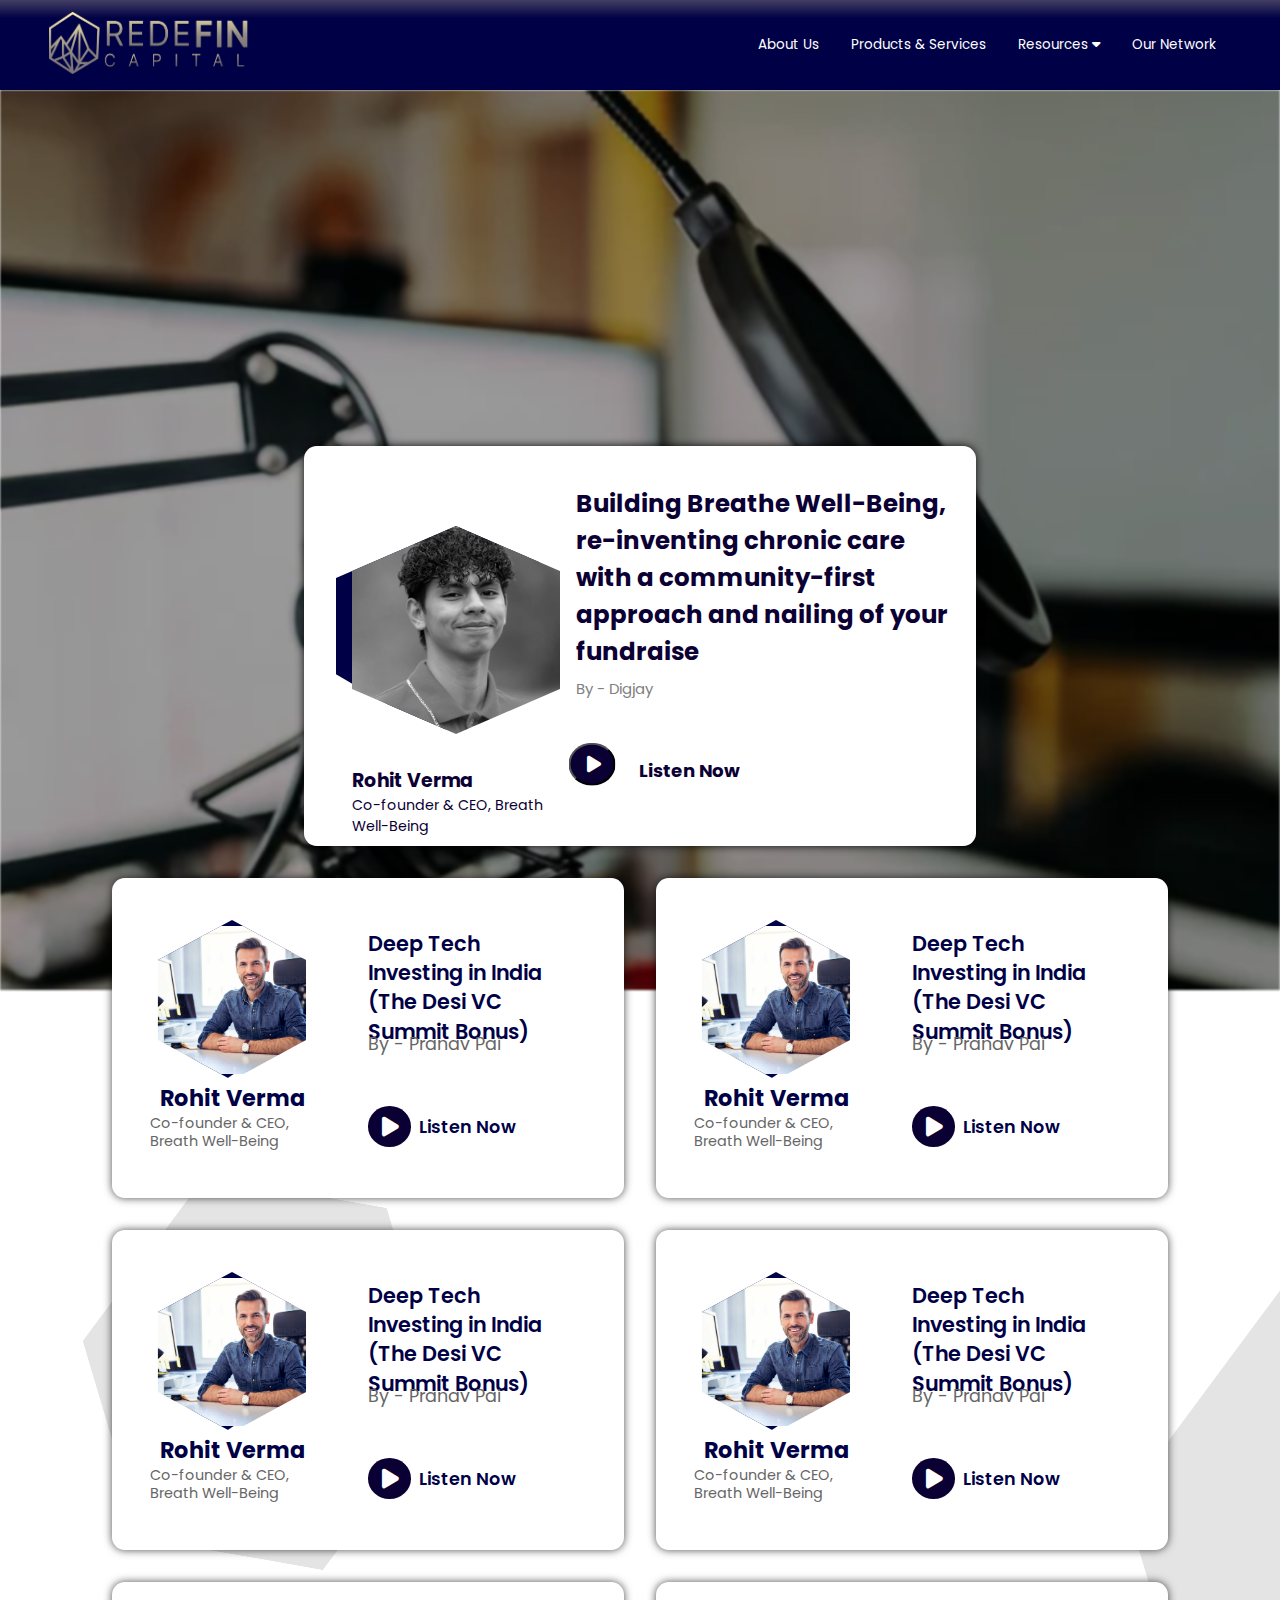
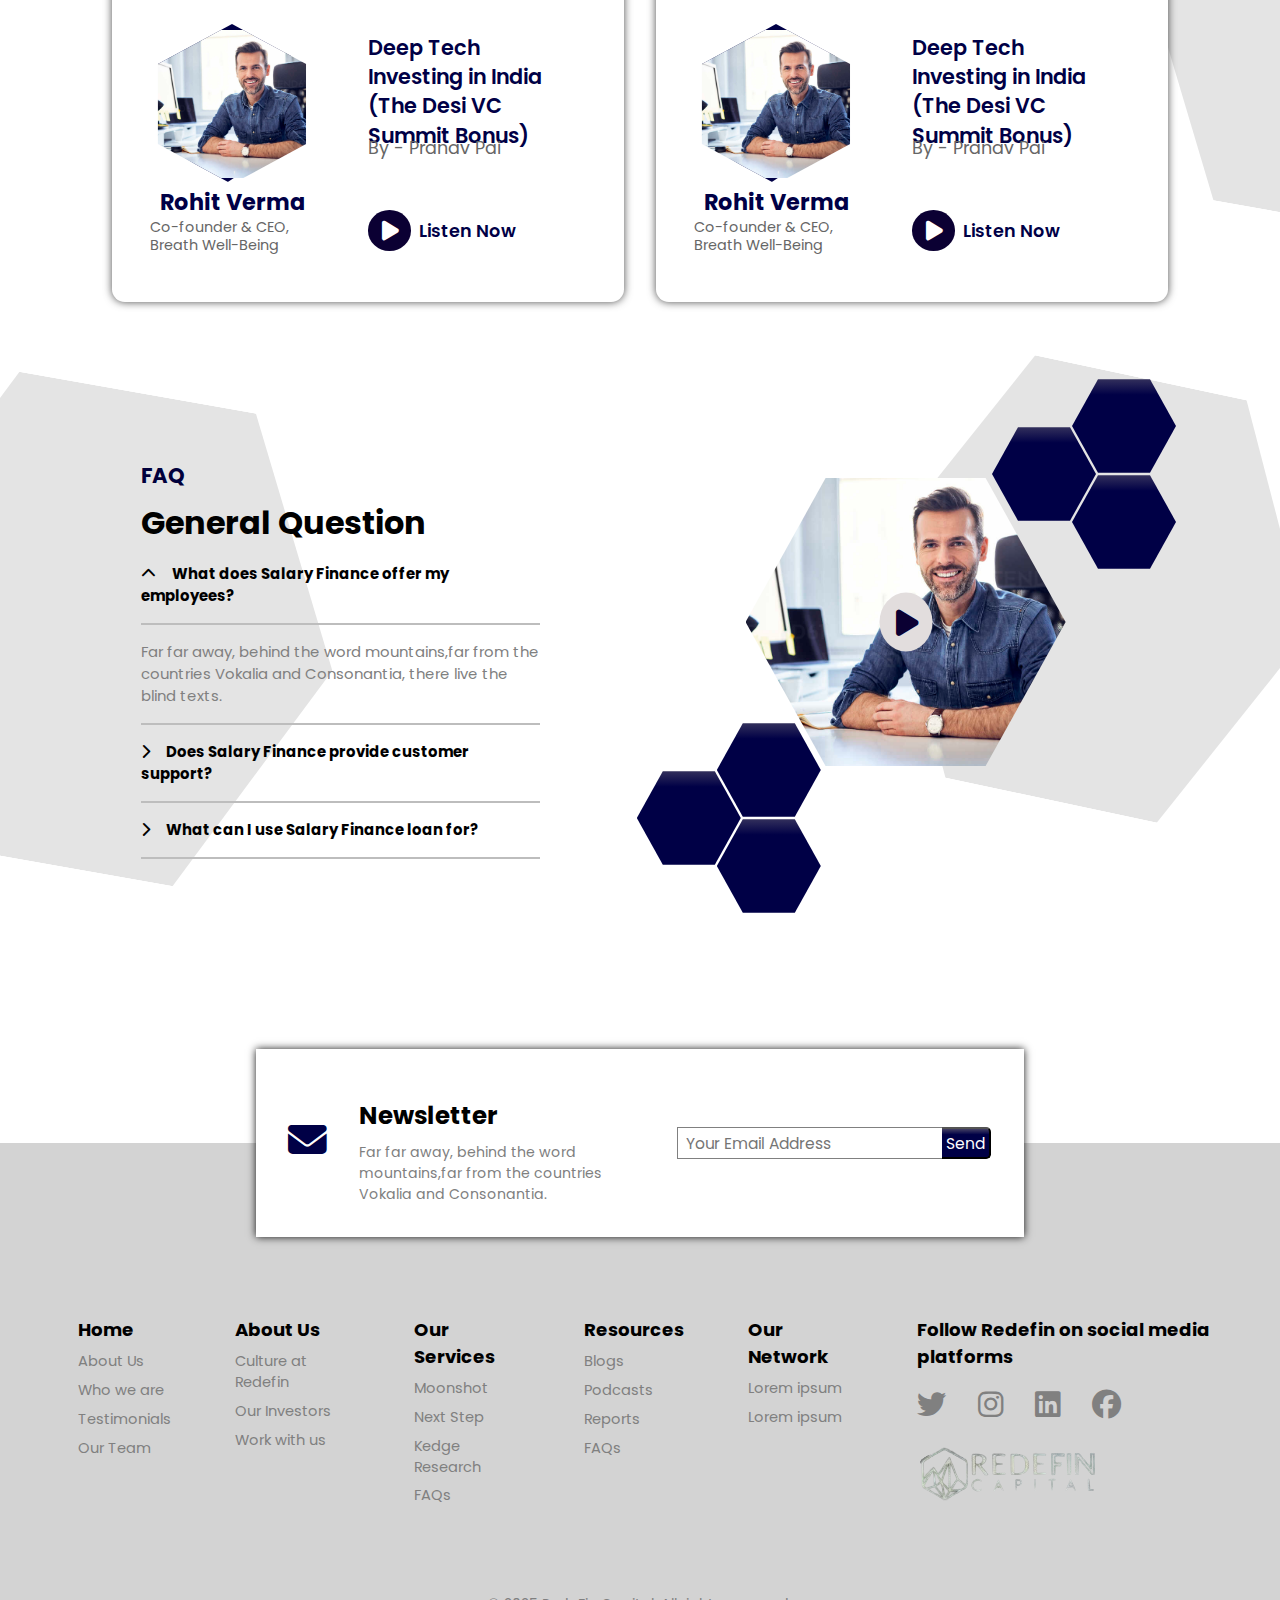
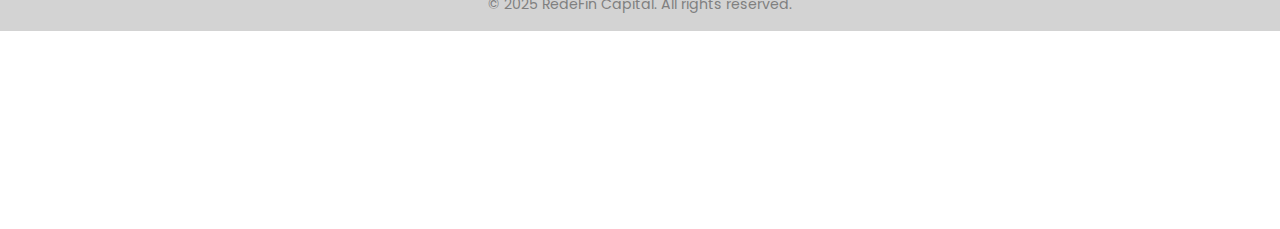
<file: index.html>
<!DOCTYPE html>
<html lang="en">

<head>
    <meta charset="UTF-8">
    <meta name="viewport" content="width=device-width, initial-scale=1.0">
    <title>RedFin Capital - Podcast Page</title>
    <link rel="stylesheet" href="style.css">
    <link rel="stylesheet" href="media.css">
    <link rel="preconnect" href="https://fonts.googleapis.com">
    <link rel="preconnect" href="https://fonts.gstatic.com" crossorigin>
    <link href="https://fonts.googleapis.com/css2?family=Poppins:wght@300;400;500;600;700;800&display=swap"
        rel="stylesheet">
    <link rel="stylesheet" href="https://cdnjs.cloudflare.com/ajax/libs/font-awesome/6.4.0/css/all.min.css">
</head>

<body>
    <!-- Header Section -->

    <header>
        <div class="logo">
            <img src="/images/logo.png" alt="RedFin Capital Logo">
        </div>
        <div class="nav-links">
            <ul>
                <li><a href="https://redefin-capital-main.netlify.app/">About Us </a></li>
                <li><a href="https://redefin-capital-product.netlify.app/">Products & Services </a></li>
                <li><a href="https://redefin-capital-resource.netlify.app/">Resources <i class="fa-solid fa-caret-down"></i></a></li>
                <li><a href="#">Our Network</a></li>
            </ul>
        </div>
        <i class="fa-solid fa-bars" id="menu_icon"></i>
    </header>

    <!-- Hero Section -->
    <section class="hero-section">
        <img src="/images/7552661df3e627fef51772bfef24fffaf3b7ca15.png" alt="Hero Image">
        <div class="container">
            <div class="hero-content">
                <i class="fa-solid fa-podcast"></i>
                <h3>Podcasts</h3>
                <p>Far far away, behind the word mountains, far from the countries Vokalia and Consonantia, there live
                    the blind texts. Separated they live in Bookmarksgrove right at the coast of the Semantics</p>

            </div>
        </div>
    </section>
    <section class="behind-container">
        <div class="big-hexagon-1"></div>
        <div class="big-hexagon-2"></div>
        <div class="big-hexagon-3"></div>
        <div class="big-hexagon-4"></div>
    </section>
    <!-- Card Section -->
    <section class="card-section">
        <div class="container">

            <!-- Main Card -->
            <div class="main-card">
                <div class="main-card-design">
                    <div class="main-hexagon-small">
                        <img src="/images/66ef3f9cc141dd25c8f729166d3898ebf1dd8304.png" alt="Hexagon Image">
                    </div>
                    <h4>Rohit Verma</h4>
                    <p>Co-founder & CEO, Breath Well-Being</p>
                </div>
                <div class="main-card-content">
                    <h2>Building Breathe Well-Being, re-inventing chronic care with a community-first approach and
                        nailing of your fundraise</h2>
                    <p>By - Digjay</p>
                    <div class="main-card-btn">
                        <button class="main-play-btn"><i class="fa-solid fa-play"></i></button>
                        <h4>Listen Now</h4>
                    </div>
                </div>
            </div>

            <!-- Other Cards -->
            <div class="other-cards">

                <!-- Small Card 1 -->
                <div class="small-card">
                    <div class="small-card-design">
                        <div class="small-hexagon-small">
                            <img src="/images/15f677264c979005b04074d60dfcb906c35f632d.jpg" alt="Hexagon Image">
                        </div>
                        <h4>Rohit Verma</h4>
                        <p>Co-founder & CEO, Breath Well-Being</p>
                    </div>
                    <div class="small-card-content">
                        <h2>Deep Tech Investing in India<br>(The Desi VC Summit Bonus)</h2>
                        <p>By - Pranav Pai</p>
                        <div class="small-card-btn">
                            <button class="small-play-btn"><i class="fa-solid fa-play"></i></button>
                            <h4>Listen Now</h4>
                        </div>
                    </div>
                </div>

                <!-- Small Card 2 -->
                <div class="small-card">
                    <div class="small-card-design">
                        <div class="small-hexagon-small">
                            <img src="/images/15f677264c979005b04074d60dfcb906c35f632d.jpg" alt="Hexagon Image">
                        </div>
                        <h4>Rohit Verma</h4>
                        <p>Co-founder & CEO, Breath Well-Being</p>
                    </div>
                    <div class="small-card-content">
                        <h2>Deep Tech Investing in India<br>(The Desi VC Summit Bonus)</h2>
                        <p>By - Pranav Pai</p>
                        <div class="small-card-btn">
                            <button class="small-play-btn"><i class="fa-solid fa-play"></i></button>
                            <h4>Listen Now</h4>
                        </div>
                    </div>
                </div>
                <!-- Small Card 3 -->
                <div class="small-card">
                    <div class="small-card-design">
                        <div class="small-hexagon-small">
                            <img src="/images/15f677264c979005b04074d60dfcb906c35f632d.jpg" alt="Hexagon Image">
                        </div>
                        <h4>Rohit Verma</h4>
                        <p>Co-founder & CEO, Breath Well-Being</p>
                    </div>
                    <div class="small-card-content">
                        <h2>Deep Tech Investing in India<br>(The Desi VC Summit Bonus)</h2>
                        <p>By - Pranav Pai</p>
                        <div class="small-card-btn">
                            <button class="small-play-btn"><i class="fa-solid fa-play"></i></button>
                            <h4>Listen Now</h4>
                        </div>
                    </div>
                </div>

                <!-- Small Card 4 -->
                <div class="small-card">
                    <div class="small-card-design">
                        <div class="small-hexagon-small">
                            <img src="/images/15f677264c979005b04074d60dfcb906c35f632d.jpg" alt="Hexagon Image">
                        </div>
                        <h4>Rohit Verma</h4>
                        <p>Co-founder & CEO, Breath Well-Being</p>
                    </div>
                    <div class="small-card-content">
                        <h2>Deep Tech Investing in India<br>(The Desi VC Summit Bonus)</h2>
                        <p>By - Pranav Pai</p>
                        <div class="small-card-btn">
                            <button class="small-play-btn"><i class="fa-solid fa-play"></i></button>
                            <h4>Listen Now</h4>
                        </div>
                    </div>
                </div>
                <!-- Small Card 5 -->
                <div class="small-card">
                    <div class="small-card-design">
                        <div class="small-hexagon-small">
                            <img src="/images/15f677264c979005b04074d60dfcb906c35f632d.jpg" alt="Hexagon Image">
                        </div>
                        <h4>Rohit Verma</h4>
                        <p>Co-founder & CEO, Breath Well-Being</p>
                    </div>
                    <div class="small-card-content">
                        <h2>Deep Tech Investing in India<br>(The Desi VC Summit Bonus)</h2>
                        <p>By - Pranav Pai</p>
                        <div class="small-card-btn">
                            <button class="small-play-btn"><i class="fa-solid fa-play"></i></button>
                            <h4>Listen Now</h4>
                        </div>
                    </div>
                </div>
                <!-- Small Card 6 -->
                <div class="small-card">
                    <div class="small-card-design">
                        <div class="small-hexagon-small">
                            <img src="/images/15f677264c979005b04074d60dfcb906c35f632d.jpg" alt="Hexagon Image">
                        </div>
                        <h4>Rohit Verma</h4>
                        <p>Co-founder & CEO, Breath Well-Being</p>
                    </div>
                    <div class="small-card-content">
                        <h2>Deep Tech Investing in India<br>(The Desi VC Summit Bonus)</h2>
                        <p>By - Pranav Pai</p>
                        <div class="small-card-btn">
                            <button class="small-play-btn"><i class="fa-solid fa-play"></i></button>
                            <h4>Listen Now</h4>
                        </div>
                    </div>
                </div>
            </div>

        </div>
    </section>



    <section class="about-section">
        <div class="container">
            <div class="about-content">
                <h3>FAQ</h3>
                <h1>General Question</h1>
                <h4><i class="fa-solid fa-chevron-up"></i>What does Salary Finance offer my employees?</h4>
                <p>Far far away, behind the word mountains,far from the countries Vokalia and Consonantia, there
                    live
                    the blind texts.</p>
                <h4><i class="fa-solid fa-chevron-right"></i>Does Salary Finance provide customer support?</h4>
                <h4><i class="fa-solid fa-chevron-right"></i>What can I use Salary Finance loan for?</h4>

            </div>

            <div class="about-design">

                <div class="filled-hexagon">
                    <div class="mini-hexa-1"></div>
                    <div class="mini-hexa-2"></div>
                    <div class="mini-hexa-3"></div>
                </div>

                <div class="main-hexagon">
                    <div class="play-button"><i class="fa-solid fa-play"></i></div>
                </div>

                <div class="filled-hexagon-after">
                    <div class="mini2-hexa-1"></div>
                    <div class="mini2-hexa-2"></div>
                    <div class="mini2-hexa-3"></div>
                </div>


            </div>
        </div>
    </section>
    <section class="newsletter">
        <div class="container">

            <div class="newsletter-content">

                <i class="fa-solid fa-envelope"></i>

                <div class="news-text">
                    <h2>Newsletter</h2>
                    <p>Far far away, behind the word mountains,far from the countries Vokalia and Consonantia.</p>
                </div>


            </div>
            <div class="newsletter-design">

                <input type="email" placeholder="Your Email Address">
                <button class="news-btn">Send</button>

            </div>

        </div>
    </section>
    <section class="footer">
        <div class="container">
            <div class="footer-content">

                <div class="foot-1">
                    <h4>Home</h4>
                    <ul>
                        <li><a href="https://redefin-capital-main.netlify.app/">About Us</a></li>
                        <li><a href="#">Who we are</a></li>
                        <li><a href="#">Testimonials</a></li>
                        <li><a href="https://redefin-capital-team.netlify.app/">Our Team</a></li>
                    </ul>

                </div>

                <div class="foot-2">
                    <h4>About Us</h4>
                    <ul>
                        <li><a href="#">Culture at Redefin</a></li>
                        <li><a href="#">Our Investors</a></li>
                        <li><a href="#">Work with us</a></li>
                    </ul>
                </div>
                <div class="foot-3">
                    <h4>Our Services</h4>
                    <ul>
                        <li><a href="#">Moonshot</a></li>
                        <li><a href="#">Next Step</a></li>
                        <li><a href="#">Kedge Research</a></li>
                        <li><a href="#">FAQs</a></li>
                    </ul>
                </div>
                <div class="foot-4">
                    <h4>Resources</h4>
                    <ul>
                        <li><a href="#">Blogs</a></li>
                        <li><a href="https://redefin-capital-podcast.netlify.app/">Podcasts</a></li>
                        <li><a href="https://redefin-capital-reports.netlify.app/">Reports</a></li>
                        <li><a href="#">FAQs</a></li>
                    </ul>
                </div>
                <div class="foot-5">
                    <h4>Our Network</h4>
                    <ul>
                        <li><a href="#">Lorem ipsum</a></li>
                        <li><a href="#">Lorem ipsum</a></li>

                    </ul>
                </div>



                <div class="foot-6">

                    <h4>Follow Redefin on social media platforms</h4>
                    <ul>
                        <li><a href="#"><i class="fa-brands fa-twitter"></i></a></li>
                        <li><a href="#"><i class="fa-brands fa-instagram"></i></a></li>
                        <li><a href="#"><i class="fa-brands fa-linkedin"></i></a></li>
                        <li><a href="#"><i class="fa-brands fa-facebook"></i></a></li>
                    </ul>

                    <img src="/images/last-logo.png" alt="logo" class="footer-logo">
                </div>
            </div>

        </div>
    </section>
    <section class="sub-footer">
        <div class="container">
            <p>&copy; 2025 RedeFin Capital. All rights reserved.</p>
        </div>
    </section>

</body>

</html>
</file>
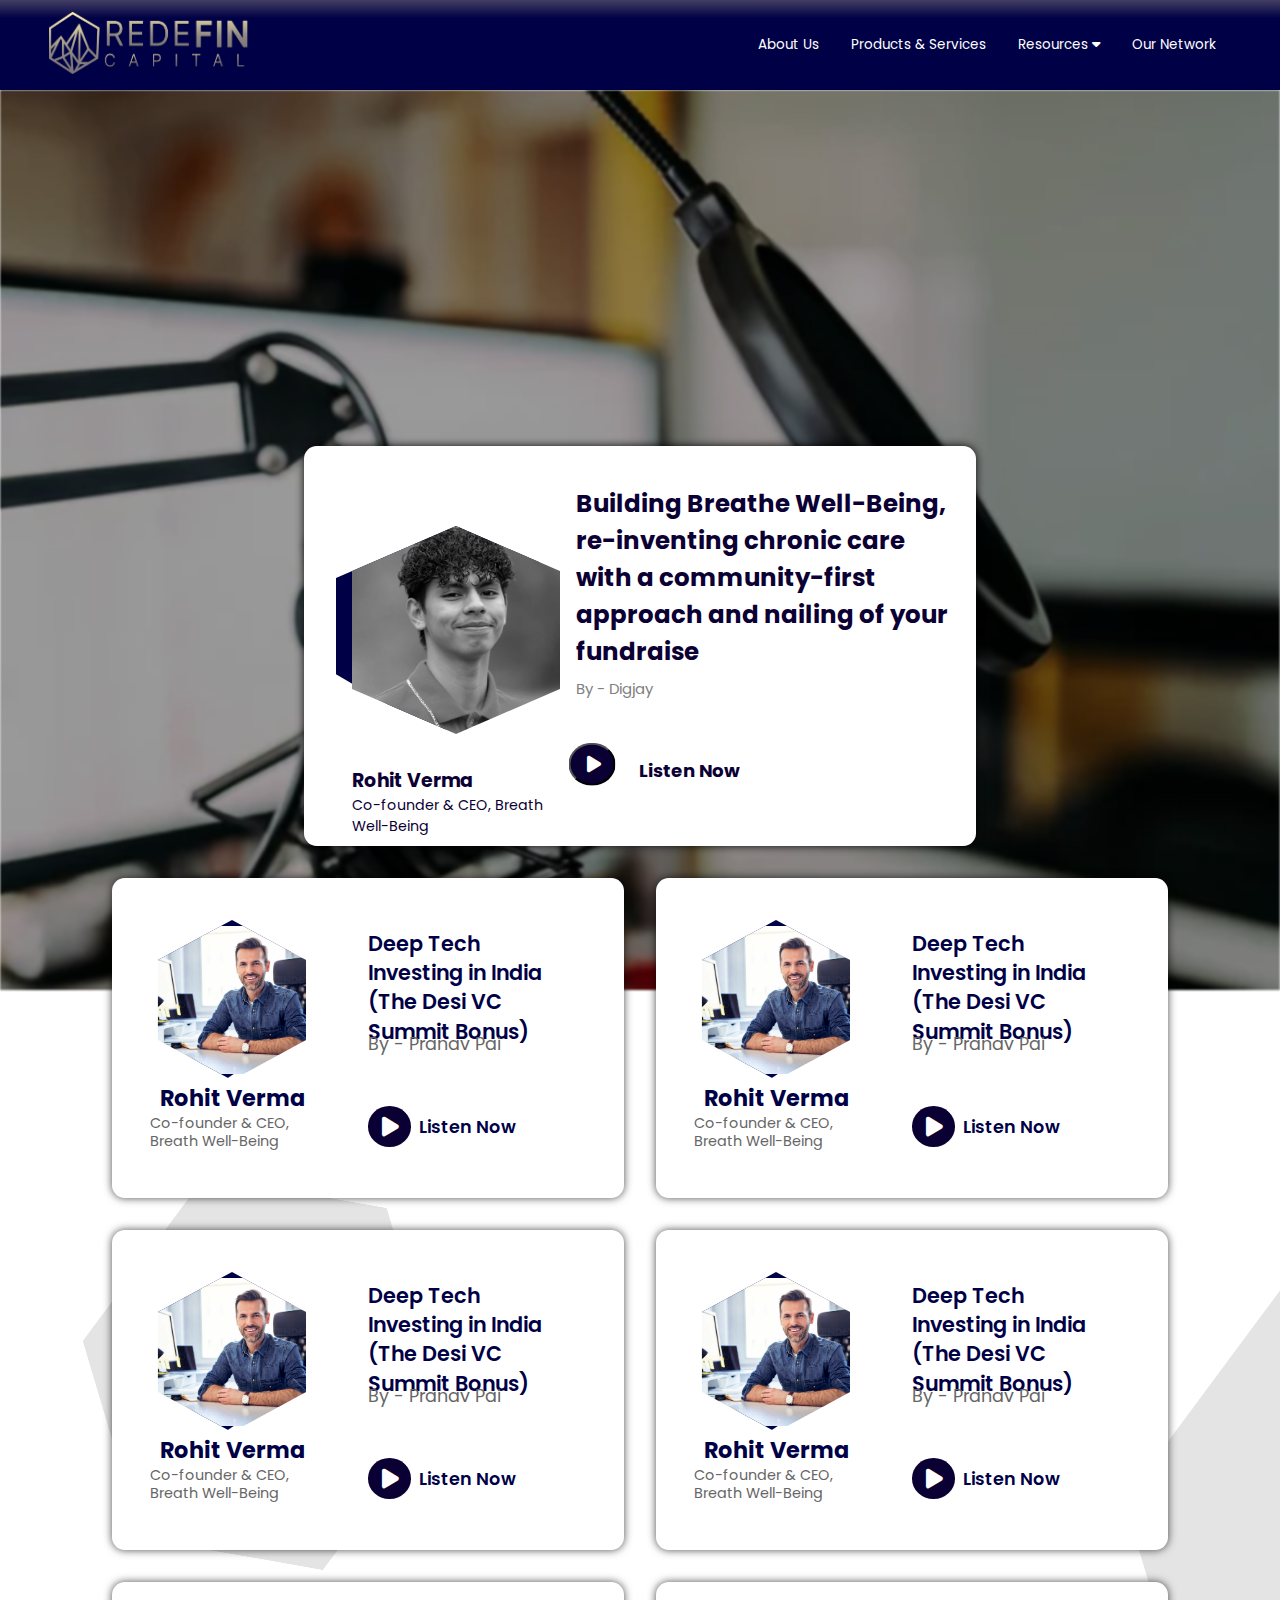
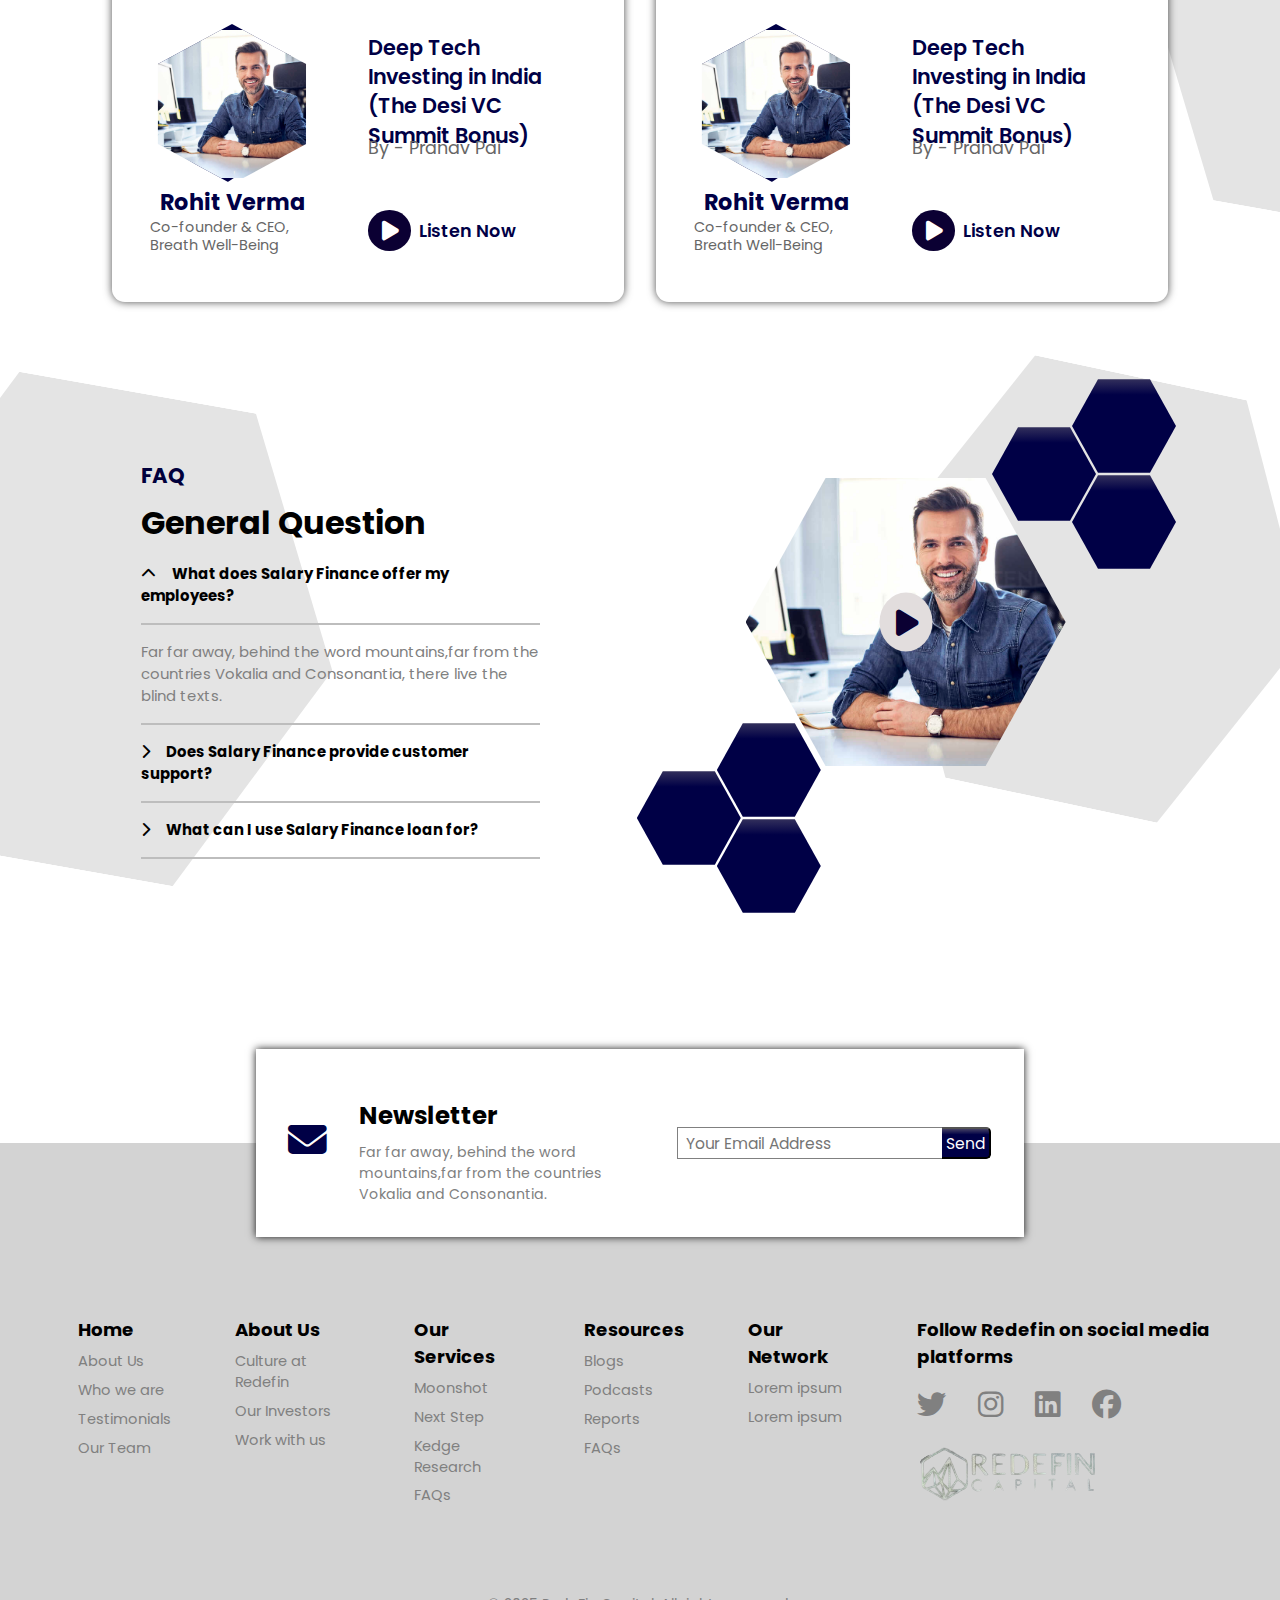
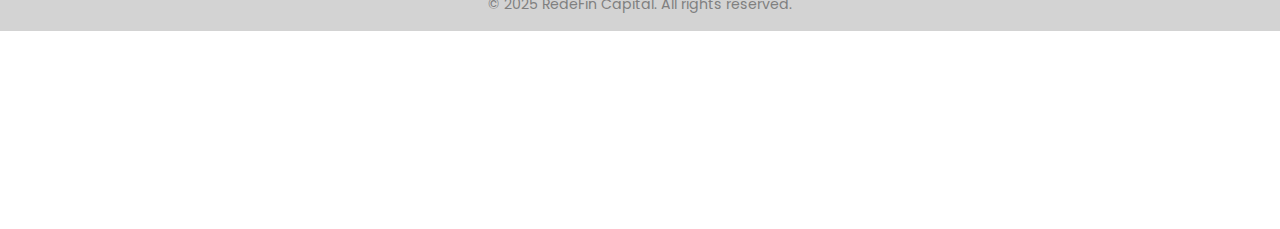
<file: podcast.html>
<!DOCTYPE html>
<html lang="en">

<head>
    <meta charset="UTF-8">
    <meta name="viewport" content="width=device-width, initial-scale=1.0">
    <title>RedFin Capital - Podcast Page</title>
    <link rel="stylesheet" href="podcast.css">
    <link rel="stylesheet" href="podcast-media.css">
    <link rel="preconnect" href="https://fonts.googleapis.com">
    <link rel="preconnect" href="https://fonts.gstatic.com" crossorigin>
    <link href="https://fonts.googleapis.com/css2?family=Poppins:wght@300;400;500;600;700;800&display=swap"
        rel="stylesheet">
    <link rel="stylesheet" href="https://cdnjs.cloudflare.com/ajax/libs/font-awesome/6.4.0/css/all.min.css">
</head>

<body>
    <!-- Header Section -->

    <header>
        <div class="logo">
            <img src="/images/logo.png" alt="RedFin Capital Logo">
        </div>
        <div class="nav-links">
            <ul>
                <li><a href="#">About Us </a></li>
                <li><a href="#">Products & Services </a></li>
                <li><a href="#">Resources <i class="fa-solid fa-caret-down"></i></a></li>
                <li><a href="#">Our Network</a></li>
            </ul>
        </div>
        <i class="fa-solid fa-bars" id="menu_icon"></i>
    </header>

    <!-- Hero Section -->
    <section class="hero-section">
        <img src="/images/7552661df3e627fef51772bfef24fffaf3b7ca15.png" alt="Hero Image">
        <div class="container">
            <div class="hero-content">
                <i class="fa-solid fa-podcast"></i>
                <h3>Podcasts</h3>
                <p>Far far away, behind the word mountains, far from the countries Vokalia and Consonantia, there live
                    the blind texts. Separated they live in Bookmarksgrove right at the coast of the Semantics</p>

            </div>
        </div>
    </section>
    <section class="behind-container">
        <div class="big-hexagon-1"></div>
        <div class="big-hexagon-2"></div>
        <div class="big-hexagon-3"></div>
        <div class="big-hexagon-4"></div>
    </section>
    <!-- Card Section -->
    <section class="card-section">
        <div class="container">

            <!-- Main Card -->
            <div class="main-card">
                <div class="main-card-design">
                    <div class="main-hexagon-small">
                        <img src="/images/66ef3f9cc141dd25c8f729166d3898ebf1dd8304.png" alt="Hexagon Image">
                    </div>
                    <h4>Rohit Verma</h4>
                    <p>Co-founder & CEO, Breath Well-Being</p>
                </div>
                <div class="main-card-content">
                    <h2>Building Breathe Well-Being, re-inventing chronic care with a community-first approach and
                        nailing of your fundraise</h2>
                    <p>By - Digjay</p>
                    <div class="main-card-btn">
                        <button class="main-play-btn"><i class="fa-solid fa-play"></i></button>
                        <h4>Listen Now</h4>
                    </div>
                </div>
            </div>

            <!-- Other Cards -->
            <div class="other-cards">

                <!-- Small Card 1 -->
                <div class="small-card">
                    <div class="small-card-design">
                        <div class="small-hexagon-small">
                            <img src="/images/15f677264c979005b04074d60dfcb906c35f632d.jpg" alt="Hexagon Image">
                        </div>
                        <h4>Rohit Verma</h4>
                        <p>Co-founder & CEO, Breath Well-Being</p>
                    </div>
                    <div class="small-card-content">
                        <h2>Deep Tech Investing in India<br>(The Desi VC Summit Bonus)</h2>
                        <p>By - Pranav Pai</p>
                        <div class="small-card-btn">
                            <button class="small-play-btn"><i class="fa-solid fa-play"></i></button>
                            <h4>Listen Now</h4>
                        </div>
                    </div>
                </div>

                <!-- Small Card 2 -->
                <div class="small-card">
                    <div class="small-card-design">
                        <div class="small-hexagon-small">
                            <img src="/images/15f677264c979005b04074d60dfcb906c35f632d.jpg" alt="Hexagon Image">
                        </div>
                        <h4>Rohit Verma</h4>
                        <p>Co-founder & CEO, Breath Well-Being</p>
                    </div>
                    <div class="small-card-content">
                        <h2>Deep Tech Investing in India<br>(The Desi VC Summit Bonus)</h2>
                        <p>By - Pranav Pai</p>
                        <div class="small-card-btn">
                            <button class="small-play-btn"><i class="fa-solid fa-play"></i></button>
                            <h4>Listen Now</h4>
                        </div>
                    </div>
                </div>
                <!-- Small Card 3 -->
                <div class="small-card">
                    <div class="small-card-design">
                        <div class="small-hexagon-small">
                            <img src="/images/15f677264c979005b04074d60dfcb906c35f632d.jpg" alt="Hexagon Image">
                        </div>
                        <h4>Rohit Verma</h4>
                        <p>Co-founder & CEO, Breath Well-Being</p>
                    </div>
                    <div class="small-card-content">
                        <h2>Deep Tech Investing in India<br>(The Desi VC Summit Bonus)</h2>
                        <p>By - Pranav Pai</p>
                        <div class="small-card-btn">
                            <button class="small-play-btn"><i class="fa-solid fa-play"></i></button>
                            <h4>Listen Now</h4>
                        </div>
                    </div>
                </div>

                <!-- Small Card 4 -->
                <div class="small-card">
                    <div class="small-card-design">
                        <div class="small-hexagon-small">
                            <img src="/images/15f677264c979005b04074d60dfcb906c35f632d.jpg" alt="Hexagon Image">
                        </div>
                        <h4>Rohit Verma</h4>
                        <p>Co-founder & CEO, Breath Well-Being</p>
                    </div>
                    <div class="small-card-content">
                        <h2>Deep Tech Investing in India<br>(The Desi VC Summit Bonus)</h2>
                        <p>By - Pranav Pai</p>
                        <div class="small-card-btn">
                            <button class="small-play-btn"><i class="fa-solid fa-play"></i></button>
                            <h4>Listen Now</h4>
                        </div>
                    </div>
                </div>
                <!-- Small Card 5 -->
                <div class="small-card">
                    <div class="small-card-design">
                        <div class="small-hexagon-small">
                            <img src="/images/15f677264c979005b04074d60dfcb906c35f632d.jpg" alt="Hexagon Image">
                        </div>
                        <h4>Rohit Verma</h4>
                        <p>Co-founder & CEO, Breath Well-Being</p>
                    </div>
                    <div class="small-card-content">
                        <h2>Deep Tech Investing in India<br>(The Desi VC Summit Bonus)</h2>
                        <p>By - Pranav Pai</p>
                        <div class="small-card-btn">
                            <button class="small-play-btn"><i class="fa-solid fa-play"></i></button>
                            <h4>Listen Now</h4>
                        </div>
                    </div>
                </div>
                <!-- Small Card 6 -->
                <div class="small-card">
                    <div class="small-card-design">
                        <div class="small-hexagon-small">
                            <img src="/images/15f677264c979005b04074d60dfcb906c35f632d.jpg" alt="Hexagon Image">
                        </div>
                        <h4>Rohit Verma</h4>
                        <p>Co-founder & CEO, Breath Well-Being</p>
                    </div>
                    <div class="small-card-content">
                        <h2>Deep Tech Investing in India<br>(The Desi VC Summit Bonus)</h2>
                        <p>By - Pranav Pai</p>
                        <div class="small-card-btn">
                            <button class="small-play-btn"><i class="fa-solid fa-play"></i></button>
                            <h4>Listen Now</h4>
                        </div>
                    </div>
                </div>
            </div>

        </div>
    </section>



    <section class="about-section">
        <div class="container">
            <div class="about-content">
                <h3>FAQ</h3>
                <h1>General Question</h1>
                <h4><i class="fa-solid fa-chevron-up"></i>What does Salary Finance offer my employees?</h4>
                <p>Far far away, behind the word mountains,far from the countries Vokalia and Consonantia, there
                    live
                    the blind texts.</p>
                <h4><i class="fa-solid fa-chevron-right"></i>Does Salary Finance provide customer support?</h4>
                <h4><i class="fa-solid fa-chevron-right"></i>What can I use Salary Finance loan for?</h4>

            </div>

            <div class="about-design">

                <div class="filled-hexagon">
                    <div class="mini-hexa-1"></div>
                    <div class="mini-hexa-2"></div>
                    <div class="mini-hexa-3"></div>
                </div>

                <div class="main-hexagon">
                    <div class="play-button"><i class="fa-solid fa-play"></i></div>
                </div>

                <div class="filled-hexagon-after">
                    <div class="mini2-hexa-1"></div>
                    <div class="mini2-hexa-2"></div>
                    <div class="mini2-hexa-3"></div>
                </div>


            </div>
        </div>
    </section>
    <section class="newsletter">
        <div class="container">

            <div class="newsletter-content">

                <i class="fa-solid fa-envelope"></i>

                <div class="news-text">
                    <h2>Newsletter</h2>
                    <p>Far far away, behind the word mountains,far from the countries Vokalia and Consonantia.</p>
                </div>


            </div>
            <div class="newsletter-design">

                <input type="email" placeholder="Your Email Address">
                <button class="news-btn">Send</button>

            </div>

        </div>
    </section>
    <section class="footer">
        <div class="container">
            <div class="footer-content">

                <div class="foot-1">
                    <h4>Home</h4>
                    <ul>
                        <li><a href="#">About Us</a></li>
                        <li><a href="#">Who we are</a></li>
                        <li><a href="#">Testimonials</a></li>
                        <li><a href="#">Our Team</a></li>
                    </ul>

                </div>

                <div class="foot-2">
                    <h4>About Us</h4>
                    <ul>
                        <li><a href="#">Culture at Redefin</a></li>
                        <li><a href="#">Our Investors</a></li>
                        <li><a href="#">Work with us</a></li>
                    </ul>
                </div>
                <div class="foot-3">
                    <h4>Our Services</h4>
                    <ul>
                        <li><a href="#">Moonshot</a></li>
                        <li><a href="#">Next Step</a></li>
                        <li><a href="#">Kedge Research</a></li>
                        <li><a href="#">FAQs</a></li>
                    </ul>
                </div>
                <div class="foot-4">
                    <h4>Resources</h4>
                    <ul>
                        <li><a href="#">Blogs</a></li>
                        <li><a href="#">Podcasts</a></li>
                        <li><a href="#">Reports</a></li>
                        <li><a href="#">FAQs</a></li>
                    </ul>
                </div>
                <div class="foot-5">
                    <h4>Our Network</h4>
                    <ul>
                        <li><a href="#">Lorem ipsum</a></li>
                        <li><a href="#">Lorem ipsum</a></li>

                    </ul>
                </div>



                <div class="foot-6">

                    <h4>Follow Redefin on social media platforms</h4>
                    <ul>
                        <li><a href="#"><i class="fa-brands fa-twitter"></i></a></li>
                        <li><a href="#"><i class="fa-brands fa-instagram"></i></a></li>
                        <li><a href="#"><i class="fa-brands fa-linkedin"></i></a></li>
                        <li><a href="#"><i class="fa-brands fa-facebook"></i></a></li>
                    </ul>

                    <img src="/images/last-logo.png" alt="logo" class="footer-logo">
                </div>
            </div>

        </div>
    </section>
    <section class="sub-footer">
        <div class="container">
            <p>&copy; 2025 RedeFin Capital. All rights reserved.</p>
        </div>
    </section>

</body>

</html>
</file>
<file: style.css>
* {

    margin: 0;
    padding: 0;
    box-sizing: border-box;
    font-family: "Poppins";


}

.container {
    width: 100%;
    max-width: 1440px;
    margin: 0 auto;
    padding: 1rem;

}

header {
    background: linear-gradient(to top, rgb(0, 0, 70) 80%, rgb(67, 63, 99));
    width: 100%;
    height: 10vh;
    display: flex;
    flex-wrap: wrap;
    justify-content: space-between;
    align-items: center;
}

#menu_icon {
    display: none;
}

.logo img {
    width: 80%;
    height: 9vh;
    padding: 3%;
    margin-left: 15%;
    cursor: pointer;
}

.nav-links {
    flex-wrap: wrap;
    margin-right: 5%;
}

.nav-links ul {
    display: flex;
    list-style: none;
    gap: 2rem;
}

.nav-links ul li {
    font-size: clamp(0.5rem, 0.714vw + 0.271rem, 1.3rem);

}

.nav-links ul li a {
    color: white;
    text-decoration: none;
}

.hero-section {
    position: relative;
    overflow: hidden;
}


.hero-section img {
    width: 100%;
    height: 100vh;
    filter: blur(1px) brightness(0.6);
    position: relative;
    object-fit: cover;
    background-position: center;
    background-repeat: no-repeat;
    background-size: cover;

}

.hero-content {
    position: absolute;
    top: 40%;
    left: 30%;
    width: 40%;
    height: 50%;
    text-align: center;
    color: white;
}


.hero-content h3 {
    font-size: clamp(1.7rem, 0.669vw + 1.486rem, 2.4rem);
    line-height: 1.2;
    margin-bottom: 3%;
}

.hero-content p {
    width: 95%;
    font-size: clamp(0.8rem, 0.478vw + 0.647rem, 1.3rem);
    margin-bottom: 3%;

}

.hero-content i {
    font-size: clamp(2rem, 1.912vw + 0.888rem, 3.5rem);
    color: white;
    margin-bottom: 1rem;
}

.behind-container {
    position: relative;
    overflow: hidden;
  height: 150rem;
}

.big-hexagon-1 {
    width: 23rem;
    height: 23rem;
    clip-path: polygon(25% 0%, 75% 0%, 100% 50%, 75% 100%, 25% 100%, 0% 50%);
    transform: rotate(90deg);
    position: absolute;
    margin-bottom: 2rem;
    background: #e4e4e4;
    margin-left: 5rem;
    margin-top: 10rem;
    transform: rotate(10deg);
    z-index: -1;
}

.big-hexagon-2 {
    width: 35rem;
    height: 35rem;
    clip-path: polygon(25% 0%, 75% 0%, 100% 50%, 75% 100%, 25% 100%, 0% 50%);
    transform: rotate(90deg);
    overflow: hidden;
    margin-bottom: 2rem;
    background: #e4e4e4;
    margin-left: 70rem;
    margin-top: 15rem;
    transform: rotate(10deg);
    z-index: -1;
    position: absolute;

}
.big-hexagon-3 {
    width: 27rem;
    height: 27rem;
    clip-path: polygon(25% 0%, 75% 0%, 100% 50%, 75% 100%, 25% 100%, 0% 50%);
    transform: rotate(90deg);
    overflow: hidden;
    margin-bottom: 2rem;
    background: #e4e4e4;
    margin-left: 55rem;
    margin-top: 59rem;
    transform: rotate(12deg);
    z-index: -1;
    position: absolute;

}

.big-hexagon-4 {
    width: 30rem;
    height: 30rem;
    clip-path: polygon(25% 0%, 75% 0%, 100% 50%, 75% 100%, 25% 100%, 0% 50%);
    transform: rotate(90deg);
    overflow: hidden;
    margin-bottom: 2rem;
    background: #e4e4e4;
    margin-left: -9rem;
    margin-top: 60rem;
    transform: rotate(10deg);
    z-index: -1;
    position: absolute;

}

.card-section {
    position: relative;
    width: 100%;
    padding: 1rem 0;
    margin-top: -335vh;
}

.card-section .container {
    display: flex;
    flex-wrap: wrap;
    justify-content: space-between;
    gap: 2rem;
    width: 85%;
    margin: auto;
}


.main-card {

    background-color: white;
    flex: 1 1 100%;
    min-width: 240px;
    border-radius: 0.8rem;
    display: flex;
    margin: 0 12rem;
    height: 25rem;
    box-shadow: 0 0 8px rgba(0, 0, 0, 0.9);
    position: relative;
}

.main-card-design {
    width: 100%;
    margin-left: 3rem;
    margin-top: 2rem;
}

.main-hexagon-small {
    margin-top: 2rem;
    width: 13rem;
    height: 15rem;
    clip-path: polygon(25% 0%, 75% 0%, 100% 50%, 75% 100%, 25% 100%, 0% 50%);
    transform: rotate(90deg);
    position: relative;
    z-index: 1;
}

.main-hexagon-small img {
    width: 100%;
    height: 100%;
    object-fit: cover;
    object-position: center;
    border-radius: 0.8rem;
    transform: rotate(-90deg);
}

.main-hexagon-small::after {
    content: '';
    position: absolute;
    top: 15%;
    left: -15%;
    right: 0;
    bottom: 0;
    clip-path: polygon(25% 0%, 75% 0%, 100% 50%, 75% 100%, 25% 100%, 0% 50%);
    background: linear-gradient(to top, rgb(0, 0, 70) 80%, rgb(67, 63, 99));
    z-index: -1;
}

.main-card-design h4 {
    margin-top: 1rem;
    font-size: clamp(1rem, 0.382vw + 0.878rem, 1.4rem);
    color: #0b0033;
}

.main-card-design p {
    font-size: clamp(0.8rem, 0.191vw + 0.739rem, 1rem);
    margin-bottom: 1rem;
    color: #0b0033;
}

.main-card-content {
    padding: 0 1rem;
    display: flex;
    flex-direction: column;
    justify-content: center;
}

.main-card-content h2 {
    font-size: clamp(1.3rem, 0.478vw + 1.147rem, 1.8rem);
    margin-bottom: 0.5rem;
    color: #0b0033;

}

.main-card-content p {
    width: 80%;
    margin-bottom: 1rem;
    font-size: clamp(0.8rem, 0.478vw + 0.547rem, 1.2rem);
    color: grey;
    padding-bottom: 1rem;
}

.main-card-btn {
    display: flex;
    margin-top: 2rem;
}

.main-card-btn h4 {
    font-size: clamp(1rem, 0.287vw + 0.908rem, 1.3rem);
    color: #0b0033;
    margin-top: -2%;
}

.main-play-btn {
    margin-left: 1rem;
    transform: translate(-50%, -50%);
    font-size: 1.175rem;
    color: white;
    border-radius: 50%;
    padding-top: 0.3rem;
    padding-bottom: 0.3rem;
    padding-left: 1rem;
    padding-right: 0.81rem;
    background-color: #0b0033;
    cursor: pointer;
}

.other-cards {
    display: grid;
    grid-template-columns: repeat(2, 1fr);
    gap: 2rem;
    width: 100%;
}


.small-card {
    background: white;
    border-radius: 0.8rem;
    display: flex;
    padding: 3rem;
    box-shadow: 0 0 8px rgba(0, 0, 0, 0.7);
    position: relative;
    height: 20rem;
    min-height: 8rem;
    width: 100%;
}

.small-card-design {
    display: flex;
    flex-direction: column;
    align-items: center;
    margin-left: -4rem;
}

.small-hexagon-small {
    width: 10rem;
    height: 12rem;
    clip-path: polygon(25% 0%, 75% 0%, 100% 50%, 75% 100%, 25% 100%, 0% 50%);
    transform: rotate(90deg);
    position: relative;
    margin-bottom: 0.4rem;
}

.small-hexagon-small img {
    width: 100%;
    height: 100%;
    object-fit: cover;
    object-position: center;
    transform: rotate(-90deg);
}

.small-hexagon-small::after {
    content: '';
    position: absolute;
    top: 10%;
    left: -10%;
    right: 0;
    bottom: 0;
    clip-path: polygon(25% 0%, 75% 0%, 100% 50%, 75% 100%, 25% 100%, 0% 50%);
    background: linear-gradient(to top, rgb(0, 0, 70) 80%, rgb(67, 63, 99));
    z-index: -1;
}


.small-card-design h4 {
    font-size: 1.4rem;
    color: #000046;
    margin: 0.3rem 0 0.2rem 0;
    line-height: 1.2;
}

.small-card-design p {
    font-size: 0.9rem;
    color: #666;
    margin: 0;
    line-height: 1.2;
    width: 60%;
}

.small-card-content {
    flex: 1;
    display: flex;
    flex-direction: column;
    justify-content: space-between;
    padding: 0.2rem 0;
}


.small-card-content h2 {
    font-size: 1.3rem;
    color: #000046;
    line-height: 1.4;
    font-weight: 600;
}

.small-card-content p {
    font-size: 1.1rem;
    color: #666;
    line-height: 1.3;
    margin-top: -4rem;
}

.small-card-btn {
    display: flex;
    align-items: center;
    gap: 0.5rem;
}

.small-play-btn {
    background: #0b0033;
    color: white;
    border: none;
    padding: 0.2rem 0.7rem;
    padding-left: 0.9rem;
    border-radius: 50%;
    cursor: pointer;
    font-size: 1.4rem;

}

.small-card-btn h4 {
    color: #000046;
    font-size: 1.1rem;
    margin: 0;
    font-weight: 600;
}


.about-section {
    width: 100%;
    height: auto;
    margin-bottom: 1rem;
    padding: 3rem 0;

}

.about-section .container {
    display: flex;
    flex-wrap: wrap;
    justify-content: space-between;


}

.about-content {
    width: 50%;
    padding-left: 10%;
    margin-top: 5%;
}

.about-content h3 {
    color: rgb(0, 0, 60);
    font-size: clamp(1rem, 0.669vw + 0.786rem, 1.7rem);
    margin-bottom: 1rem;
}

.about-content h1 {

    font-size: clamp(1.5rem, 1.071vw + 1.143rem, 2.5rem);
    margin-bottom: 1.5rem;
    line-height: 1;
    width: 100%;
}

.about-content i {
    margin-right: 1rem;
}

.about-content h4 {
    width: 80%;
    font-size: clamp(0.8rem, 0.478vw + 0.547rem, 1.2rem);
    margin-bottom: 1rem;
    padding-bottom: 1rem;
    border-bottom: 2px solid rgb(189, 189, 189);
}

.about-content p {
    width: 80%;
    margin-bottom: 1rem;
    font-size: clamp(0.8rem, 0.478vw + 0.547rem, 1.2rem);
    color: grey;
    border-bottom: 2px solid rgb(189, 189, 189);
    padding-bottom: 1rem;
}

.about-design {
    width: 50%;
    position: relative;
}

.filled-hexagon {
    position: absolute;
    margin-top: -2rem;
    margin-left: -0.2rem;
}

.mini-hexa-1,
.mini-hexa-2,
.mini-hexa-3 {
    width: 6.5rem;
    height: 6.5rem;
    background: linear-gradient(to top, rgb(0, 0, 70) 80%, rgb(67, 63, 99));
    clip-path: polygon(25% 5%, 75% 5%, 100% 50%, 75% 95%, 25% 95%, 0% 50%);
    position: absolute;
}

.mini-hexa-1 {
    margin-left: 5rem;
    margin-top: 22rem;
}

.mini-hexa-2 {
    margin-left: 5rem;
    margin-top: 28rem;
}

.mini-hexa-3 {
    margin-left: rem;
    margin-top: 25rem;
}


.main-hexagon {
    width: 20rem;
    height: 20rem;
    background-image: url(/images/15f677264c979005b04074d60dfcb906c35f632d.jpg);
    object-fit: cover;
    background-size: cover;
    background-position: center;
    clip-path: polygon(25% 5%, 75% 5%, 100% 50%, 75% 95%, 25% 95%, 0% 50%);
    position: absolute;
    margin-left: 6.6rem;
    margin-top: 4rem;
}


.play-button {
    position: absolute;
    top: 50%;
    left: 50%;
    transform: translate(-50%, -50%);
    font-size: 1.875rem;
    color: #0b0033;
    border-radius: 50%;
    padding-top: 0.5rem;
    padding-bottom: 0.3125rem;
    padding-left: 1.0625rem;
    padding-right: 0.8125rem;
    background-color: rgb(226, 221, 221);
    cursor: pointer;
}




.mini2-hexa-1,
.mini2-hexa-2,
.mini2-hexa-3 {
    width: 6.5rem;
    height: 6.5rem;
    background: linear-gradient(to top, rgb(0, 0, 70) 80%, rgb(67, 63, 99));
    clip-path: polygon(25% 5%, 75% 5%, 100% 50%, 75% 95%, 25% 95%, 0% 50%);
}

.mini2-hexa-1 {
    margin-left: 22rem;
    margin-top: 1.5rem;
}

.mini2-hexa-2 {
    margin-left: 27rem;
    margin-top: -9.5rem;
}

.mini2-hexa-3 {
    margin-left: 27rem;
    margin-top: -0.5rem;
}



.newsletter {
    background-color: white;
    width: 60%;
    margin-left: 20%;
    margin-right: 10%;
    height: auto;
    border: 1px solid rgb(0, 0, 70);
    box-shadow: 0 0 8px rgba(0, 0, 0, 0.9);
    border: none;
    transform: translateY(50%);
    z-index: 1;
}

.newsletter .container {
    display: flex;
    flex-wrap: wrap;
    align-items: center;
    width: 100%;
    box-sizing: border-box;
}

.newsletter-content {
    width: 55%;
    display: flex;
    padding-top: 2rem;
    padding-right: 5%;
}

.newsletter i {
    font-size: clamp(2rem, 1.912vw + 0.888rem, 3.5rem);
    color: rgb(0, 0, 70);
    margin-right: 1rem;
    padding-left: 1rem;
    padding-bottom: 2rem;
    padding-top: 1.5rem;
    padding-right: 1rem;
}

.newsletter-content h2 {
    font-size: clamp(1.3rem, 0.478vw + 1.147rem, 1.8rem);
    margin-bottom: 0.5rem;
}

.newsletter-content p {
    font-size: clamp(0.7rem, 0.382vw + 0.578rem, 1.1rem);
    color: grey;
    margin-bottom: 1rem;
}

.newsletter-design {
    width: 45%;
    display: flex;
}

.newsletter-design input {
    width: 80%;
    height: 2rem;
    padding: 0.5rem;
    color: black;
    font-size: clamp(0.8rem, 0.357vw + 0.686rem, 1.2rem);
    border: 1px solid grey;
    border-right: none;
    outline: none;
}


.newsletter-design button {
    background: linear-gradient(to top, rgb(0, 0, 70) 80%, rgb(67, 63, 99));
    color: white;
    border-bottom-right-radius: 0.3rem;
    border-top-right-radius: 0.3rem;
    font-size: clamp(0.8rem, 0.357vw + 0.686rem, 1.2rem);
    cursor: pointer;
    border-left: none;
    height: 2rem;
    width: 15%;

}

.footer {
    width: 100%;
    height: auto;
    background-color: rgb(211, 211, 211);
    color: black;
    padding: 2rem 0;
    z-index: 2;
}

.footer .container {
    display: flex;
    flex-wrap: wrap;
    align-items: center;
    width: 100%;
    box-sizing: border-box;
}

.footer-content {
    padding-left: 5%;
    padding-top: 10%;
    display: flex;
    gap: 4rem;
}


.foot-1 ul,
.foot-2 ul,
.foot-3 ul,
.foot-4 ul,
.foot-5 ul {
    list-style: none;
}

.foot-1 h4,
.foot-2 h4,
.foot-3 h4,
.foot-4 h4,
.foot-5 h4,
.foot-6 h4 {
    font-size: clamp(1rem, 0.287vw + 0.908rem, 1.3rem);
    margin-bottom: 0.5rem;
}

.foot-1 ul li,
.foot-2 ul li,
.foot-3 ul li,
.foot-4 ul li,
.foot-5 ul li,
.foot-6 ul li {
    margin-bottom: 0.5rem;
    line-height: 1.3;
}

.foot-1 ul li a,
.foot-2 ul li a,
.foot-3 ul li a,
.foot-4 ul li a,
.foot-5 ul li a {
    text-decoration: none;
    color: grey;
    font-size: clamp(0.8rem, 0.287vw + 0.686rem, 1.2rem);
}



.foot-6 ul {
    list-style: none;
    display: flex;
    font-size: clamp(1.5rem, 0.669vw + 1.286rem, 2.2rem);
    gap: 2rem;
    margin-top: 1rem;

}

.foot-6 ul li a {
    text-decoration: none;
    color: grey;
}


.foot-6 img {
    padding-top: 0.5rem;
    cursor: pointer;
}

.sub-footer {
    width: 100%;
    color: gray;
    background-color: rgb(211, 211, 211);
}

.sub-footer .container {
    display: flex;
    justify-content: center;
    align-items: center;
    width: 100%;
    box-sizing: border-box;
}

.sub-footer p {
    font-size: clamp(0.7rem, 0.382vw + 0.578rem, 1.1rem);
    padding-top: 1rem;
}
</file>
<file: media.css>
/* ------ 768 PX DEVICES ------  */
@media screen and (max-width: 768px) {
  body {
    margin: 0 !important;
    padding: 0 !important;
    box-sizing: border-box !important;
  }

  .container {
    width: 90% !important;
    margin: 0 auto !important;
  }

  header {
    align-items: center !important;
    width: 100% !important;
    height: auto !important;
  }

  .logo img {
    width: 100% !important;
    margin-left: 5% !important;
  }

  .nav-links ul {
    display: none !important;
  }

  #menu_icon {
    display: block !important;
    cursor: pointer !important;
    color: white !important;
    font-size: clamp(0.8rem, 0.446vw + 0.657rem, 1.3rem) !important;
    padding: 2% !important;
  }

  .hero-section img {
    width: 100% !important;
    height: 100vh !important;
    filter: blur(1.3px) brightness(0.6) !important;
  }

  .hero-content {
    width: 80% !important;
    top: 37% !important;
    left: 10% !important;
    text-align: center !important;
  }

  .hero-content h3 {
    line-height: 1.1 !important;
  }

  .behind-container {
    height: 80rem !important;
  }

  .big-hexagon-1 {
    width: 15rem !important;
    height: 15rem !important;
    margin-left: 2rem !important;
    margin-top: 1rem !important;
  }

  .big-hexagon-2 {
    width: 20rem !important;
    height: 20rem !important;
    margin-left: 45rem !important;
    margin-top: 8rem !important;
  }

  .big-hexagon-3 {
    width: 18rem !important;
    height: 18rem !important;
    margin-left: 35rem !important;
    margin-top: 40rem !important;
  }

  .big-hexagon-4 {
    width: 20rem !important;
    height: 20rem !important;
    margin-left: -5rem !important;
    margin-top: 42rem !important;
  }

  .card-section {
    margin-top: -270vh !important;
    padding: 2rem 0 !important;
  }

  .card-section .container {
    flex-direction: column !important;
    align-items: center !important;
    gap: 3rem !important;
    width: 95% !important;
  }

  .main-card {
    flex-direction: column !important;
    margin: 0 !important;
    height: auto !important;
    min-height: 35rem !important;
  }

  .main-card-design {
    width: 100% !important;
    text-align: center !important;
    margin: 2rem 0 !important;
  }

  .main-hexagon-small {
    width: 10rem !important;
    height: 12rem !important;
    margin: 0 auto !important;
  }

  .main-card-content {
    padding: 1rem 2rem !important;
    text-align: center !important;
  }

  .main-card-content p {
    width: 100% !important;
  }

  .main-card-btn {
    justify-content: center !important;
    margin-top: 1rem !important;
  }

  .other-cards {
    grid-template-columns: 1fr !important;
    gap: 2rem !important;
  }

  .small-card {
    flex-direction: column !important;
    padding: 2rem !important;
    height: auto !important;
    min-height: 20rem !important;
    text-align: center !important;
  }

  .small-card-design {
    margin: 0 0 1rem 0 !important;
    align-items: center !important;
  }

  .small-card-design p {
    width: 100% !important;
    text-align: center !important;
  }

  .small-card-content {
    text-align: center !important;
  }

  .small-card-content p {
    margin-top: 1rem !important;
  }

  .small-card-btn {
    justify-content: center !important;
    margin-top: 1rem !important;
  }

  .about-section {
    padding: 2rem 0 !important;
  }

  .about-section .container {
    flex-direction: column !important;
  }

  .about-content {
    width: 100% !important;
    padding-left: 5% !important;
    margin: 0 !important;
    text-align: center !important;
  }

  .about-content h1 {
    width: 100% !important;
  }

  .about-content h4,
  .about-content p {
    width: 100% !important;
  }

  .about-design {
    width: 100% !important;
    padding: 3rem 0 !important;
    height: 400px !important;
    display: flex !important;
    justify-content: center !important;
    align-items: center !important;
  }

  .main-hexagon {
    width: 15rem !important;
    height: 15rem !important;
    margin: 0 !important;
    position: relative !important;
  }

  .mini-hexa-1,
  .mini-hexa-2,
  .mini-hexa-3 {
    width: 5rem !important;
    height: 5rem !important;
  }

  .mini-hexa-1 {
    margin-left: -9rem !important;
    margin-top: 5.5rem !important;
  }

  .mini-hexa-2 {
    margin-left: -9rem !important;
    margin-top: 10.2rem !important;
  }

  .mini-hexa-3 {
    margin-left: -13rem !important;
    margin-top: 7.8rem !important;
  }

  .mini2-hexa-1 {
    width: 5rem !important;
    height: 5rem !important;
    margin-left: -1rem !important;
    margin-top: -5rem !important;
    position: absolute !important;
  }

  .mini2-hexa-2 {
    width: 5rem !important;
    height: 5rem !important;
    margin-left: 3rem !important;
    margin-top: -7.3rem !important;
    position: absolute !important;
  }

  .mini2-hexa-3 {
    width: 5rem !important;
    height: 5rem !important;
    margin-left: 3rem !important;
    margin-top: -2.5rem !important;
    position: absolute !important;
  }

   .newsletter {
    width: 80% !important;
    margin: 2rem auto !important;
    padding: 1rem 0 !important;
  }

  .newsletter .container {
    flex-direction: column !important;
    align-items: center !important;
    width: 100% !important;
  }

  .newsletter-content {
    width: 100% !important;
    padding: 1rem !important;
    margin: 0 !important;
    text-align: center !important;
    display: flex !important;
    flex-direction: column !important;
    align-items: center !important;
  }

  .newsletter i {
    padding: 0 !important;
    margin: 0 0 0.5rem 0 !important;
  }

  .newsletter-content h2 {
    font-size: clamp(1.2rem, 1vw + 1rem, 1.6rem) !important;
  }

  .newsletter-content p {
    width: 100% !important;
    text-align: center !important;
    font-size: clamp(0.8rem, 0.5vw + 0.6rem, 1rem) !important;
    margin-bottom: 1rem !important;
  }

  .newsletter-design {
    width: 100% !important;
    display: flex !important;
    justify-content: center !important;
  }

  .newsletter-design input {
    width: 75% !important;
    height: 2rem !important;
    border-radius: 0.3rem 0 0 0.3rem !important;
  }

  .newsletter-design button {
    width: 25% !important;
    height: 2rem !important;
    border-radius: 0 0.3rem 0.3rem 0 !important;
  }

  .footer {
    width: 100% !important;
    padding: 2rem 0 !important;
  }

  .footer .container {
    flex-direction: column !important;
    align-items: center !important;
    width: 100% !important;
  }

  .footer-content {
    flex-direction: column !important;
   padding-top: 20%;
    gap: 2rem !important;
    width: 100% !important;
  }

  .foot-1,
  .foot-2,
  .foot-3,
  .foot-4,
  .foot-5,
  .foot-6 {
    width: 100% !important;
    text-align: center !important;
  }

  .foot-6 ul {
    justify-content: center !important;
  }

  .sub-footer {
    text-align: center !important;
  }

  .sub-footer .container {
    flex-direction: column !important;
    align-items: center !important;
  }

  .sub-footer p {
    padding: 0.5rem 1rem !important;
    width: 100% !important;
  }

}

/* ------ 480 PX DEVICES ------  */
@media screen and (max-width: 480px) {
  * {
    box-sizing: border-box !important;
  }

  body {
    margin: 0 !important;
    padding: 0 !important;
    box-sizing: border-box !important;
  }

  .container {
    width: 95% !important;
    margin: 0 auto !important;
  }

  header {
    align-items: center !important;
    width: 100% !important;
    height: auto !important;
    padding: 0.5rem 0 !important;
  }

  .logo img {
    height: 3.5rem !important;
    width: 60% !important;
    margin-left: 8% !important;
    padding: 3% !important;
  }

  .nav-links ul {
    display: none !important;
  }

  #menu_icon {
    display: block !important;
    cursor: pointer !important;
    color: white !important;
    font-size: clamp(1rem, 0.446vw + 0.657rem, 1.3rem) !important;
    padding: 2% !important;
  }

  .hero-section img {
    width: 100% !important;
    height: 100vh !important;
    filter: blur(1px) brightness(0.6) !important;
  }

  .hero-content {
    width: 90% !important;
    top: 30% !important;
    left: 5% !important;
    text-align: center !important;
  }

  .hero-content h3 {
    line-height: 1 !important;
  }

  .behind-container {
    height: 60rem !important;
    position: absolute;
    z-index: 0 !important;
  }

  .big-hexagon-1 {
    width: 10rem !important;
    height: 10rem !important;
    margin-left: 1rem !important;
    margin-top: 1rem !important;
  }

  .big-hexagon-2 {
    width: 15rem !important;
    height: 15rem !important;
    margin-left: 25rem !important;
    margin-top: 5rem !important;
  }

  .big-hexagon-3 {
    width: 12rem !important;
    height: 12rem !important;
    margin-left: 20rem !important;
    margin-top: 25rem !important;
  }

  .big-hexagon-4 {
    width: 15rem !important;
    height: 15rem !important;
    margin-left: -3rem !important;
    margin-top: 28rem !important;
  }

  .card-section {
    position: relative;
    z-index: 1 !important;
    margin-top: -20vh !important;
    padding: 1rem 0 !important;
  }

  .card-section .container {
    flex-direction: column !important;
    align-items: center !important;
    gap: 2rem !important;
    width: 100% !important;
  }

  .main-card {
    flex-direction: column !important;
    margin: 0 !important;
    height: auto !important;
    min-height: 30rem !important;
    padding: 1rem !important;
  }

  .main-card-design {
    width: 100% !important;
    text-align: center !important;
    margin: 1rem 0 !important;
  }

  .main-hexagon-small {
    width: 8rem !important;
    height: 10rem !important;
    margin: 0 auto !important;
  }

  .main-card-content {
    padding: 1rem !important;
    text-align: center !important;
  }

  .main-card-content p {
    width: 100% !important;
  }

  .main-card-btn {
    justify-content: center !important;
    margin-top: 1rem !important;
  }

  .main-play-btn {
    font-size: 1rem !important;
    padding: 0.25rem 0.8rem !important;
  }

  .other-cards {
    grid-template-columns: 1fr !important;
    gap: 1.5rem !important;
  }

  .small-card {
    flex-direction: column !important;
    padding: 1.5rem !important;
    height: auto !important;
    min-height: 18rem !important;
    text-align: center !important;
  }

  .small-card-design {
    margin: 0 0 1rem 0 !important;
    align-items: center !important;
  }

  .small-hexagon-small {
    width: 8rem !important;
    height: 10rem !important;
  }

  .small-card-design h4 {
    font-size: 1.2rem !important;
  }

  .small-card-design p {
    width: 100% !important;
    text-align: center !important;
    font-size: 0.8rem !important;
  }

  .small-card-content {
    text-align: center !important;
  }

  .small-card-content h2 {
    font-size: 1.1rem !important;
  }

  .small-card-content p {
    margin-top: 0.5rem !important;
    font-size: 1rem !important;
  }

  .small-card-btn {
    justify-content: center !important;
    margin-top: 1rem !important;
  }

  .small-play-btn {
    font-size: 1.2rem !important;
    padding: 0.15rem 0.6rem !important;
  }

  .small-card-btn h4 {
    font-size: 1rem !important;
  }

  .about-section {
    padding: 2rem 0 !important;
  }

  .about-section .container {
    flex-direction: column !important;
  }

  .about-content {
    width: 100% !important;
    padding-left: 0 !important;
    padding: 0 1rem !important;
    margin: 0 !important;
    text-align: center !important;
  }

  .about-content h1 {
    width: 100% !important;
  }

  .about-content h4,
  .about-content p {
    width: 100% !important;
  }

  .about-design {
    margin-left: -1rem !important;
    width: 100% !important;
    padding: 2rem 0 !important;
    height: 300px !important;
    display: flex !important;
    justify-content: center !important;
    align-items: center !important;
    position: relative !important;
  }

  .main-hexagon {
    width: 12rem !important;
    height: 12rem !important;
    margin: 0 !important;
    position: relative !important;
  }

  .mini-hexa-1,
  .mini-hexa-2,
  .mini-hexa-3 {
    width: 4rem !important;
    height: 4rem !important;
  }

  .mini-hexa-1 {
    margin-left: -7rem !important;
    margin-top: 4.5rem !important;
  }

  .mini-hexa-2 {
    margin-left: -7rem !important;
    margin-top: 8.2rem !important;
  }

  .mini-hexa-3 {
    margin-left: -10.2rem !important;
    margin-top: 6.3rem !important;
  }

  .mini2-hexa-1 {
    width: 4rem !important;
    height: 4rem !important;
    margin-left: -1rem !important;
    margin-top: -4rem !important;
    position: absolute !important;
  }

  .mini2-hexa-2 {
    width: 4rem !important;
    height: 4rem !important;
    margin-left: 2.2rem !important;
    margin-top: -5.9rem !important;
    position: absolute !important;
  }

  .mini2-hexa-3 {
    width: 4rem !important;
    height: 4rem !important;
    margin-left: 2.2rem !important;
    margin-top: -2.1rem !important;
    position: absolute !important;
  }

  .play-button {
    font-size: 1.5rem !important;
    padding: 0.3rem 0.8rem !important;
  }


.newsletter {
    width: 85% !important;
    padding: 1rem !important;
    margin: 2rem !important;
    margin-right: 5% !important;
  }

  .newsletter .container {
    flex-direction: column !important;
    align-items: center !important;

  }

  .newsletter-content {
      margin-top: 0% !important;
    width: 100% !important;
    padding: 1rem !important;
    text-align: center !important;
  }

  .newsletter-design {
    flex-direction: column !important;
    width: 100% !important;
    align-items: center !important;
  }

  .newsletter-design input {
    width: 100% !important;
    margin-bottom: 0.5rem !important;
    border-right: 1px solid grey !important;
  }

  .newsletter-design button {
    width: 100% !important;
    border-radius: 0.3rem !important;
    border-left: 1px solid grey !important;
  }

   .footer {
  width: 100% !important;
    align-items: center !important;
    
  }

  .footer-content {
    width: 100% !important;
      padding-top: 10rem !important;
    gap: 1.5rem !important;
    flex-direction: column !important;
    align-items: center !important;
    justify-content: center !important;
  }

  .foot-1,
  .foot-2,
  .foot-3,
  .foot-4,
  .foot-5,
  .foot-6 {
    width: 100% !important;
    text-align: center !important;
  }

  .foot-6 ul {
    flex-direction: row !important;
    justify-content: center !important;
    gap: 1rem !important;
  }

  .foot-6 img {
    padding: 0.5rem !important;
  }

  .sub-footer {
    padding: 0 !important;
    text-align: center !important;
  }

  .sub-footer .container {
    flex-direction: column !important;
    align-items: center !important;
  }

  .sub-footer p {
    font-size: 0.8rem !important;
  }
}
</file>
<file: podcast.css>
* {

    margin: 0;
    padding: 0;
    box-sizing: border-box;
    font-family: "Poppins";


}

.container {
    width: 100%;
    max-width: 1440px;
    margin: 0 auto;
    padding: 1rem;

}

header {
    background: linear-gradient(to top, rgb(0, 0, 70) 80%, rgb(67, 63, 99));
    width: 100%;
    height: 10vh;
    display: flex;
    flex-wrap: wrap;
    justify-content: space-between;
    align-items: center;
}

#menu_icon {
    display: none;
}

.logo img {
    width: 80%;
    height: 9vh;
    padding: 3%;
    margin-left: 15%;
    cursor: pointer;
}

.nav-links {
    flex-wrap: wrap;
    margin-right: 5%;
}

.nav-links ul {
    display: flex;
    list-style: none;
    gap: 2rem;
}

.nav-links ul li {
    font-size: clamp(0.5rem, 0.714vw + 0.271rem, 1.3rem);

}

.nav-links ul li a {
    color: white;
    text-decoration: none;
}

.hero-section {
    position: relative;
    overflow: hidden;
}


.hero-section img {
    width: 100%;
    height: 100vh;
    filter: blur(1px) brightness(0.6);
    position: relative;
    object-fit: cover;
    background-position: center;
    background-repeat: no-repeat;
    background-size: cover;

}

.hero-content {
    position: absolute;
    top: 40%;
    left: 30%;
    width: 40%;
    height: 50%;
    text-align: center;
    color: white;
}


.hero-content h3 {
    font-size: clamp(2rem, 0.478vw + 1.847rem, 2.5rem);
    line-height: 1.2;
    margin-bottom: 3%;
}

.hero-content p {
    font-size: clamp(1rem, 0.287vw + 0.908rem, 1.3rem);
    margin-bottom: 3%;

}

.hero-content i {
    font-size: clamp(2rem, 1.912vw + 0.888rem, 3.5rem);
    color: white;
    margin-bottom: 1rem;
}

.behind-container {
    position: relative;
    overflow: hidden;
  height: 150rem;
}

.big-hexagon-1 {
    width: 23rem;
    height: 23rem;
    clip-path: polygon(25% 0%, 75% 0%, 100% 50%, 75% 100%, 25% 100%, 0% 50%);
    transform: rotate(90deg);
    position: absolute;
    margin-bottom: 2rem;
    background: #e4e4e4;
    margin-left: 5rem;
    margin-top: 10rem;
    transform: rotate(10deg);
    z-index: -1;
}

.big-hexagon-2 {
    width: 35rem;
    height: 35rem;
    clip-path: polygon(25% 0%, 75% 0%, 100% 50%, 75% 100%, 25% 100%, 0% 50%);
    transform: rotate(90deg);
    overflow: hidden;
    margin-bottom: 2rem;
    background: #e4e4e4;
    margin-left: 70rem;
    margin-top: 15rem;
    transform: rotate(10deg);
    z-index: -1;
    position: absolute;

}
.big-hexagon-3 {
    width: 27rem;
    height: 27rem;
    clip-path: polygon(25% 0%, 75% 0%, 100% 50%, 75% 100%, 25% 100%, 0% 50%);
    transform: rotate(90deg);
    overflow: hidden;
    margin-bottom: 2rem;
    background: #e4e4e4;
    margin-left: 55rem;
    margin-top: 59rem;
    transform: rotate(12deg);
    z-index: -1;
    position: absolute;

}

.big-hexagon-4 {
    width: 30rem;
    height: 30rem;
    clip-path: polygon(25% 0%, 75% 0%, 100% 50%, 75% 100%, 25% 100%, 0% 50%);
    transform: rotate(90deg);
    overflow: hidden;
    margin-bottom: 2rem;
    background: #e4e4e4;
    margin-left: -9rem;
    margin-top: 60rem;
    transform: rotate(10deg);
    z-index: -1;
    position: absolute;

}

.card-section {
    position: relative;
    width: 100%;
    padding: 1rem 0;
    margin-top: -335vh;
}

.card-section .container {
    display: flex;
    flex-wrap: wrap;
    justify-content: space-between;
    gap: 2rem;
    width: 85%;
    margin: auto;
}


.main-card {

    background-color: white;
    flex: 1 1 100%;
    min-width: 240px;
    border-radius: 0.8rem;
    display: flex;
    margin: 0 12rem;
    height: 25rem;
    box-shadow: 0 0 8px rgba(0, 0, 0, 0.9);
    position: relative;
}

.main-card-design {
    width: 100%;
    margin-left: 3rem;
    margin-top: 2rem;
}

.main-hexagon-small {
    margin-top: 2rem;
    width: 13rem;
    height: 15rem;
    clip-path: polygon(25% 0%, 75% 0%, 100% 50%, 75% 100%, 25% 100%, 0% 50%);
    transform: rotate(90deg);
    position: relative;
    z-index: 1;
}

.main-hexagon-small img {
    width: 100%;
    height: 100%;
    object-fit: cover;
    object-position: center;
    border-radius: 0.8rem;
    transform: rotate(-90deg);
}

.main-hexagon-small::after {
    content: '';
    position: absolute;
    top: 15%;
    left: -15%;
    right: 0;
    bottom: 0;
    clip-path: polygon(25% 0%, 75% 0%, 100% 50%, 75% 100%, 25% 100%, 0% 50%);
    background: linear-gradient(to top, rgb(0, 0, 70) 80%, rgb(67, 63, 99));
    z-index: -1;
}

.main-card-design h4 {
    margin-top: 1rem;
    font-size: clamp(1rem, 0.382vw + 0.878rem, 1.4rem);
    color: #0b0033;
}

.main-card-design p {
    font-size: clamp(0.8rem, 0.191vw + 0.739rem, 1rem);
    margin-bottom: 1rem;
    color: #0b0033;
}

.main-card-content {
    padding: 0 1rem;
    display: flex;
    flex-direction: column;
    justify-content: center;
}

.main-card-content h2 {
    font-size: clamp(1.3rem, 0.478vw + 1.147rem, 1.8rem);
    margin-bottom: 0.5rem;
    color: #0b0033;

}

.main-card-content p {
    width: 80%;
    margin-bottom: 1rem;
    font-size: clamp(0.8rem, 0.478vw + 0.547rem, 1.2rem);
    color: grey;
    padding-bottom: 1rem;
}

.main-card-btn {
    display: flex;
    margin-top: 2rem;
}

.main-card-btn h4 {
    font-size: clamp(1rem, 0.287vw + 0.908rem, 1.3rem);
    color: #0b0033;
    margin-top: -2%;
}

.main-play-btn {
    margin-left: 1rem;
    transform: translate(-50%, -50%);
    font-size: 1.175rem;
    color: white;
    border-radius: 50%;
    padding-top: 0.3rem;
    padding-bottom: 0.3rem;
    padding-left: 1rem;
    padding-right: 0.81rem;
    background-color: #0b0033;
    cursor: pointer;
}

.other-cards {
    display: grid;
    grid-template-columns: repeat(2, 1fr);
    gap: 2rem;
    width: 100%;
}


.small-card {
    background: white;
    border-radius: 0.8rem;
    display: flex;
    padding: 3rem;
    box-shadow: 0 0 8px rgba(0, 0, 0, 0.7);
    position: relative;
    height: 20rem;
    min-height: 8rem;
    width: 100%;
}

.small-card-design {
    display: flex;
    flex-direction: column;
    align-items: center;
    margin-left: -4rem;
}

.small-hexagon-small {
    width: 10rem;
    height: 12rem;
    clip-path: polygon(25% 0%, 75% 0%, 100% 50%, 75% 100%, 25% 100%, 0% 50%);
    transform: rotate(90deg);
    position: relative;
    margin-bottom: 0.4rem;
}

.small-hexagon-small img {
    width: 100%;
    height: 100%;
    object-fit: cover;
    object-position: center;
    transform: rotate(-90deg);
}

.small-hexagon-small::after {
    content: '';
    position: absolute;
    top: 10%;
    left: -10%;
    right: 0;
    bottom: 0;
    clip-path: polygon(25% 0%, 75% 0%, 100% 50%, 75% 100%, 25% 100%, 0% 50%);
    background: linear-gradient(to top, rgb(0, 0, 70) 80%, rgb(67, 63, 99));
    z-index: -1;
}


.small-card-design h4 {
    font-size: 1.4rem;
    color: #000046;
    margin: 0.3rem 0 0.2rem 0;
    line-height: 1.2;
}

.small-card-design p {
    font-size: 0.9rem;
    color: #666;
    margin: 0;
    line-height: 1.2;
    width: 60%;
}

.small-card-content {
    flex: 1;
    display: flex;
    flex-direction: column;
    justify-content: space-between;
    padding: 0.2rem 0;
}


.small-card-content h2 {
    font-size: 1.3rem;
    color: #000046;
    line-height: 1.4;
    font-weight: 600;
}

.small-card-content p {
    font-size: 1.1rem;
    color: #666;
    line-height: 1.3;
    margin-top: -4rem;
}

.small-card-btn {
    display: flex;
    align-items: center;
    gap: 0.5rem;
}

.small-play-btn {
    background: #0b0033;
    color: white;
    border: none;
    padding: 0.2rem 0.7rem;
    padding-left: 0.9rem;
    border-radius: 50%;
    cursor: pointer;
    font-size: 1.4rem;

}

.small-card-btn h4 {
    color: #000046;
    font-size: 1.1rem;
    margin: 0;
    font-weight: 600;
}


.about-section {
    width: 100%;
    height: auto;
    margin-bottom: 1rem;
    padding: 3rem 0;

}

.about-section .container {
    display: flex;
    flex-wrap: wrap;
    justify-content: space-between;


}

.about-content {
    width: 50%;
    padding-left: 10%;
    margin-top: 5%;
}

.about-content h3 {
    color: rgb(0, 0, 60);
    font-size: clamp(1rem, 0.669vw + 0.786rem, 1.7rem);
    margin-bottom: 1rem;
}

.about-content h1 {

    font-size: clamp(1.5rem, 1.071vw + 1.143rem, 2.5rem);
    margin-bottom: 1.5rem;
    line-height: 1;
    width: 100%;
}

.about-content i {
    margin-right: 1rem;
}

.about-content h4 {
    width: 80%;
    font-size: clamp(0.8rem, 0.478vw + 0.547rem, 1.2rem);
    margin-bottom: 1rem;
    padding-bottom: 1rem;
    border-bottom: 2px solid rgb(189, 189, 189);
}

.about-content p {
    width: 80%;
    margin-bottom: 1rem;
    font-size: clamp(0.8rem, 0.478vw + 0.547rem, 1.2rem);
    color: grey;
    border-bottom: 2px solid rgb(189, 189, 189);
    padding-bottom: 1rem;
}

.about-design {
    width: 50%;
    position: relative;
}

.filled-hexagon {
    position: absolute;
    margin-top: -2rem;
    margin-left: -0.2rem;
}

.mini-hexa-1,
.mini-hexa-2,
.mini-hexa-3 {
    width: 6.5rem;
    height: 6.5rem;
    background: linear-gradient(to top, rgb(0, 0, 70) 80%, rgb(67, 63, 99));
    clip-path: polygon(25% 5%, 75% 5%, 100% 50%, 75% 95%, 25% 95%, 0% 50%);
    position: absolute;
}

.mini-hexa-1 {
    margin-left: 5rem;
    margin-top: 22rem;
}

.mini-hexa-2 {
    margin-left: 5rem;
    margin-top: 28rem;
}

.mini-hexa-3 {
    margin-left: rem;
    margin-top: 25rem;
}


.main-hexagon {
    width: 20rem;
    height: 20rem;
    background-image: url(/images/15f677264c979005b04074d60dfcb906c35f632d.jpg);
    object-fit: cover;
    background-size: cover;
    background-position: center;
    clip-path: polygon(25% 5%, 75% 5%, 100% 50%, 75% 95%, 25% 95%, 0% 50%);
    position: absolute;
    margin-left: 6.6rem;
    margin-top: 4rem;
}


.play-button {
    position: absolute;
    top: 50%;
    left: 50%;
    transform: translate(-50%, -50%);
    font-size: 1.875rem;
    color: #0b0033;
    border-radius: 50%;
    padding-top: 0.5rem;
    padding-bottom: 0.3125rem;
    padding-left: 1.0625rem;
    padding-right: 0.8125rem;
    background-color: rgb(226, 221, 221);
    cursor: pointer;
}




.mini2-hexa-1,
.mini2-hexa-2,
.mini2-hexa-3 {
    width: 6.5rem;
    height: 6.5rem;
    background: linear-gradient(to top, rgb(0, 0, 70) 80%, rgb(67, 63, 99));
    clip-path: polygon(25% 5%, 75% 5%, 100% 50%, 75% 95%, 25% 95%, 0% 50%);
}

.mini2-hexa-1 {
    margin-left: 22rem;
    margin-top: 1.5rem;
}

.mini2-hexa-2 {
    margin-left: 27rem;
    margin-top: -9.5rem;
}

.mini2-hexa-3 {
    margin-left: 27rem;
    margin-top: -0.5rem;
}



.newsletter {
    background-color: white;
    width: 60%;
    margin-left: 20%;
    margin-right: 10%;
    height: auto;
    border: 1px solid rgb(0, 0, 70);
    box-shadow: 0 0 8px rgba(0, 0, 0, 0.9);
    border: none;
    transform: translateY(50%);
    z-index: 1;
}

.newsletter .container {
    display: flex;
    flex-wrap: wrap;
    align-items: center;
    width: 100%;
    box-sizing: border-box;
}

.newsletter-content {
    width: 55%;
    display: flex;
    padding-top: 2rem;
    padding-right: 5%;
}

.newsletter i {
    font-size: clamp(2rem, 1.912vw + 0.888rem, 3.5rem);
    color: rgb(0, 0, 70);
    margin-right: 1rem;
    padding-left: 1rem;
    padding-bottom: 2rem;
    padding-top: 1.5rem;
    padding-right: 1rem;
}

.newsletter-content h2 {
    font-size: clamp(1.3rem, 0.478vw + 1.147rem, 1.8rem);
    margin-bottom: 0.5rem;
}

.newsletter-content p {
    font-size: clamp(0.7rem, 0.382vw + 0.578rem, 1.1rem);
    color: grey;
    margin-bottom: 1rem;
}

.newsletter-design {
    width: 45%;
    display: flex;
}

.newsletter-design input {
    width: 80%;
    height: 2rem;
    padding: 0.5rem;
    color: black;
    font-size: clamp(0.8rem, 0.357vw + 0.686rem, 1.2rem);
    border: 1px solid grey;
    border-right: none;
    outline: none;
}


.newsletter-design button {
    background: linear-gradient(to top, rgb(0, 0, 70) 80%, rgb(67, 63, 99));
    color: white;
    border-bottom-right-radius: 0.3rem;
    border-top-right-radius: 0.3rem;
    font-size: clamp(0.8rem, 0.357vw + 0.686rem, 1.2rem);
    cursor: pointer;
    border-left: none;
    height: 2rem;
    width: 15%;

}

.footer {
    width: 100%;
    height: auto;
    background-color: rgb(211, 211, 211);
    color: black;
    padding: 2rem 0;
    z-index: 2;
}

.footer .container {
    display: flex;
    flex-wrap: wrap;
    align-items: center;
    width: 100%;
    box-sizing: border-box;
}

.footer-content {
    padding-left: 5%;
    padding-top: 10%;
    display: flex;
    gap: 4rem;
}


.foot-1 ul,
.foot-2 ul,
.foot-3 ul,
.foot-4 ul,
.foot-5 ul {
    list-style: none;
}

.foot-1 h4,
.foot-2 h4,
.foot-3 h4,
.foot-4 h4,
.foot-5 h4,
.foot-6 h4 {
    font-size: clamp(1rem, 0.287vw + 0.908rem, 1.3rem);
    margin-bottom: 0.5rem;
}

.foot-1 ul li,
.foot-2 ul li,
.foot-3 ul li,
.foot-4 ul li,
.foot-5 ul li,
.foot-6 ul li {
    margin-bottom: 0.5rem;
    line-height: 1.3;
}

.foot-1 ul li a,
.foot-2 ul li a,
.foot-3 ul li a,
.foot-4 ul li a,
.foot-5 ul li a {
    text-decoration: none;
    color: grey;
    font-size: clamp(0.8rem, 0.287vw + 0.686rem, 1.2rem);
}



.foot-6 ul {
    list-style: none;
    display: flex;
    font-size: clamp(1.5rem, 0.669vw + 1.286rem, 2.2rem);
    gap: 2rem;
    margin-top: 1rem;

}

.foot-6 ul li a {
    text-decoration: none;
    color: grey;
}


.foot-6 img {
    padding-top: 0.5rem;
    cursor: pointer;
}

.sub-footer {
    width: 100%;
    color: gray;
    background-color: rgb(211, 211, 211);
}

.sub-footer .container {
    display: flex;
    justify-content: center;
    align-items: center;
    width: 100%;
    box-sizing: border-box;
}

.sub-footer p {
    font-size: clamp(0.7rem, 0.382vw + 0.578rem, 1.1rem);
    padding-top: 1rem;
}
</file>
<file: podcast-media.css>
/* ------ 768 PX DEVICES ------  */
@media screen and (max-width: 768px) {
  body {
    margin: 0 !important;
    padding: 0 !important;
    box-sizing: border-box !important;
  }

  .container {
    width: 90% !important;
    margin: 0 auto !important;
  }

  header {
    align-items: center !important;
    width: 100% !important;
    height: auto !important;
  }

  .logo img {
    width: 100% !important;
    margin-left: 5% !important;
  }

  .nav-links ul {
    display: none !important;
  }

  #menu_icon {
    display: block !important;
    cursor: pointer !important;
    color: white !important;
    font-size: clamp(0.8rem, 0.446vw + 0.657rem, 1.3rem) !important;
    padding: 2% !important;
  }

  .hero-section img {
    width: 100% !important;
    height: 100vh !important;
    filter: blur(1.3px) brightness(0.6) !important;
  }

  .hero-content {
    width: 80% !important;
    top: 37% !important;
    left: 10% !important;
    text-align: center !important;
  }

  .hero-content h3 {
    line-height: 1.1 !important;
  }

  .behind-container {
    height: 80rem !important;
  }

  .big-hexagon-1 {
    width: 15rem !important;
    height: 15rem !important;
    margin-left: 2rem !important;
    margin-top: 1rem !important;
  }

  .big-hexagon-2 {
    width: 20rem !important;
    height: 20rem !important;
    margin-left: 45rem !important;
    margin-top: 8rem !important;
  }

  .big-hexagon-3 {
    width: 18rem !important;
    height: 18rem !important;
    margin-left: 35rem !important;
    margin-top: 40rem !important;
  }

  .big-hexagon-4 {
    width: 20rem !important;
    height: 20rem !important;
    margin-left: -5rem !important;
    margin-top: 42rem !important;
  }

  .card-section {
    margin-top: -270vh !important;
    padding: 2rem 0 !important;
  }

  .card-section .container {
    flex-direction: column !important;
    align-items: center !important;
    gap: 3rem !important;
    width: 95% !important;
  }

  .main-card {
    flex-direction: column !important;
    margin: 0 !important;
    height: auto !important;
    min-height: 35rem !important;
  }

  .main-card-design {
    width: 100% !important;
    text-align: center !important;
    margin: 2rem 0 !important;
  }

  .main-hexagon-small {
    width: 10rem !important;
    height: 12rem !important;
    margin: 0 auto !important;
  }

  .main-card-content {
    padding: 1rem 2rem !important;
    text-align: center !important;
  }

  .main-card-content p {
    width: 100% !important;
  }

  .main-card-btn {
    justify-content: center !important;
    margin-top: 1rem !important;
  }

  .other-cards {
    grid-template-columns: 1fr !important;
    gap: 2rem !important;
  }

  .small-card {
    flex-direction: column !important;
    padding: 2rem !important;
    height: auto !important;
    min-height: 20rem !important;
    text-align: center !important;
  }

  .small-card-design {
    margin: 0 0 1rem 0 !important;
    align-items: center !important;
  }

  .small-card-design p {
    width: 100% !important;
    text-align: center !important;
  }

  .small-card-content {
    text-align: center !important;
  }

  .small-card-content p {
    margin-top: 1rem !important;
  }

  .small-card-btn {
    justify-content: center !important;
    margin-top: 1rem !important;
  }

  .about-section {
    padding: 2rem 0 !important;
  }

  .about-section .container {
    flex-direction: column !important;
  }

  .about-content {
    width: 100% !important;
    padding-left: 5% !important;
    margin: 0 !important;
    text-align: center !important;
  }

  .about-content h1 {
    width: 100% !important;
  }

  .about-content h4,
  .about-content p {
    width: 100% !important;
  }

  .about-design {
    width: 100% !important;
    padding: 3rem 0 !important;
    height: 400px !important;
    display: flex !important;
    justify-content: center !important;
    align-items: center !important;
  }

  .main-hexagon {
    width: 15rem !important;
    height: 15rem !important;
    margin: 0 !important;
    position: relative !important;
  }

  .mini-hexa-1,
  .mini-hexa-2,
  .mini-hexa-3 {
    width: 5rem !important;
    height: 5rem !important;
  }

  .mini-hexa-1 {
    margin-left: -9rem !important;
    margin-top: 5.5rem !important;
  }

  .mini-hexa-2 {
    margin-left: -9rem !important;
    margin-top: 10.2rem !important;
  }

  .mini-hexa-3 {
    margin-left: -13rem !important;
    margin-top: 7.8rem !important;
  }

  .mini2-hexa-1 {
    width: 5rem !important;
    height: 5rem !important;
    margin-left: -1rem !important;
    margin-top: -5rem !important;
    position: absolute !important;
  }

  .mini2-hexa-2 {
    width: 5rem !important;
    height: 5rem !important;
    margin-left: 3rem !important;
    margin-top: -7.3rem !important;
    position: absolute !important;
  }

  .mini2-hexa-3 {
    width: 5rem !important;
    height: 5rem !important;
    margin-left: 3rem !important;
    margin-top: -2.5rem !important;
    position: absolute !important;
  }

   .newsletter {
    width: 80% !important;
    margin: 2rem auto !important;
    padding: 1rem 0 !important;
  }

  .newsletter .container {
    flex-direction: column !important;
    align-items: center !important;
    width: 100% !important;
  }

  .newsletter-content {
    width: 100% !important;
    padding: 1rem !important;
    margin: 0 !important;
    text-align: center !important;
    display: flex !important;
    flex-direction: column !important;
    align-items: center !important;
  }

  .newsletter i {
    padding: 0 !important;
    margin: 0 0 0.5rem 0 !important;
  }

  .newsletter-content h2 {
    font-size: clamp(1.2rem, 1vw + 1rem, 1.6rem) !important;
  }

  .newsletter-content p {
    width: 100% !important;
    text-align: center !important;
    font-size: clamp(0.8rem, 0.5vw + 0.6rem, 1rem) !important;
    margin-bottom: 1rem !important;
  }

  .newsletter-design {
    width: 100% !important;
    display: flex !important;
    justify-content: center !important;
  }

  .newsletter-design input {
    width: 75% !important;
    height: 2rem !important;
    border-radius: 0.3rem 0 0 0.3rem !important;
  }

  .newsletter-design button {
    width: 25% !important;
    height: 2rem !important;
    border-radius: 0 0.3rem 0.3rem 0 !important;
  }

  .footer {
    width: 100% !important;
    padding: 2rem 0 !important;
  }

  .footer .container {
    flex-direction: column !important;
    align-items: center !important;
    width: 100% !important;
  }

  .footer-content {
    flex-direction: column !important;
   padding-top: 20%;
    gap: 2rem !important;
    width: 100% !important;
  }

  .foot-1,
  .foot-2,
  .foot-3,
  .foot-4,
  .foot-5,
  .foot-6 {
    width: 100% !important;
    text-align: center !important;
  }

  .foot-6 ul {
    justify-content: center !important;
  }

  .sub-footer {
    text-align: center !important;
  }

  .sub-footer .container {
    flex-direction: column !important;
    align-items: center !important;
  }

  .sub-footer p {
    padding: 0.5rem 1rem !important;
    width: 100% !important;
  }

}

/* ------ 480 PX DEVICES ------  */
@media screen and (max-width: 480px) {
  * {
    box-sizing: border-box !important;
  }

  body {
    margin: 0 !important;
    padding: 0 !important;
    box-sizing: border-box !important;
  }

  .container {
    width: 95% !important;
    margin: 0 auto !important;
  }

  header {
    align-items: center !important;
    width: 100% !important;
    height: auto !important;
    padding: 0.5rem 0 !important;
  }

  .logo img {
    width: 80% !important;
    margin-left: 10% !important;
    padding: 2% !important;
  }

  .nav-links ul {
    display: none !important;
  }

  #menu_icon {
    display: block !important;
    cursor: pointer !important;
    color: white !important;
    font-size: clamp(1rem, 0.446vw + 0.657rem, 1.3rem) !important;
    padding: 2% !important;
  }

  .hero-section img {
    width: 100% !important;
    height: 100vh !important;
    filter: blur(1px) brightness(0.6) !important;
  }

  .hero-content {
    width: 90% !important;
    top: 30% !important;
    left: 5% !important;
    text-align: center !important;
  }

  .hero-content h3 {
    line-height: 1 !important;
  }

  .behind-container {
    height: 60rem !important;
  }

  .big-hexagon-1 {
    width: 10rem !important;
    height: 10rem !important;
    margin-left: 1rem !important;
    margin-top: 1rem !important;
  }

  .big-hexagon-2 {
    width: 15rem !important;
    height: 15rem !important;
    margin-left: 25rem !important;
    margin-top: 5rem !important;
  }

  .big-hexagon-3 {
    width: 12rem !important;
    height: 12rem !important;
    margin-left: 20rem !important;
    margin-top: 25rem !important;
  }

  .big-hexagon-4 {
    width: 15rem !important;
    height: 15rem !important;
    margin-left: -3rem !important;
    margin-top: 28rem !important;
  }

  .card-section {
    margin-top: -210vh !important;
    padding: 1rem 0 !important;
  }

  .card-section .container {
    flex-direction: column !important;
    align-items: center !important;
    gap: 2rem !important;
    width: 100% !important;
  }

  .main-card {
    flex-direction: column !important;
    margin: 0 !important;
    height: auto !important;
    min-height: 30rem !important;
    padding: 1rem !important;
  }

  .main-card-design {
    width: 100% !important;
    text-align: center !important;
    margin: 1rem 0 !important;
  }

  .main-hexagon-small {
    width: 8rem !important;
    height: 10rem !important;
    margin: 0 auto !important;
  }

  .main-card-content {
    padding: 1rem !important;
    text-align: center !important;
  }

  .main-card-content p {
    width: 100% !important;
  }

  .main-card-btn {
    justify-content: center !important;
    margin-top: 1rem !important;
  }

  .main-play-btn {
    font-size: 1rem !important;
    padding: 0.25rem 0.8rem !important;
  }

  .other-cards {
    grid-template-columns: 1fr !important;
    gap: 1.5rem !important;
  }

  .small-card {
    flex-direction: column !important;
    padding: 1.5rem !important;
    height: auto !important;
    min-height: 18rem !important;
    text-align: center !important;
  }

  .small-card-design {
    margin: 0 0 1rem 0 !important;
    align-items: center !important;
  }

  .small-hexagon-small {
    width: 8rem !important;
    height: 10rem !important;
  }

  .small-card-design h4 {
    font-size: 1.2rem !important;
  }

  .small-card-design p {
    width: 100% !important;
    text-align: center !important;
    font-size: 0.8rem !important;
  }

  .small-card-content {
    text-align: center !important;
  }

  .small-card-content h2 {
    font-size: 1.1rem !important;
  }

  .small-card-content p {
    margin-top: 0.5rem !important;
    font-size: 1rem !important;
  }

  .small-card-btn {
    justify-content: center !important;
    margin-top: 1rem !important;
  }

  .small-play-btn {
    font-size: 1.2rem !important;
    padding: 0.15rem 0.6rem !important;
  }

  .small-card-btn h4 {
    font-size: 1rem !important;
  }

  .about-section {
    padding: 2rem 0 !important;
  }

  .about-section .container {
    flex-direction: column !important;
  }

  .about-content {
    width: 100% !important;
    padding-left: 0 !important;
    padding: 0 1rem !important;
    margin: 0 !important;
    text-align: center !important;
  }

  .about-content h1 {
    width: 100% !important;
  }

  .about-content h4,
  .about-content p {
    width: 100% !important;
  }

  .about-design {
    margin-left: -0.5rem !important;
    width: 100% !important;
    padding: 2rem 0 !important;
    height: 300px !important;
    display: flex !important;
    justify-content: center !important;
    align-items: center !important;
    position: relative !important;
  }

  .main-hexagon {
    width: 12rem !important;
    height: 12rem !important;
    margin: 0 !important;
    position: relative !important;
  }

  .mini-hexa-1,
  .mini-hexa-2,
  .mini-hexa-3 {
    width: 4rem !important;
    height: 4rem !important;
  }

  .mini-hexa-1 {
    margin-left: -7rem !important;
    margin-top: 4.5rem !important;
  }

  .mini-hexa-2 {
    margin-left: -7rem !important;
    margin-top: 8.2rem !important;
  }

  .mini-hexa-3 {
    margin-left: -10.2rem !important;
    margin-top: 6.3rem !important;
  }

  .mini2-hexa-1 {
    width: 4rem !important;
    height: 4rem !important;
    margin-left: -1rem !important;
    margin-top: -4rem !important;
    position: absolute !important;
  }

  .mini2-hexa-2 {
    width: 4rem !important;
    height: 4rem !important;
    margin-left: 2.2rem !important;
    margin-top: -5.9rem !important;
    position: absolute !important;
  }

  .mini2-hexa-3 {
    width: 4rem !important;
    height: 4rem !important;
    margin-left: 2.2rem !important;
    margin-top: -2.1rem !important;
    position: absolute !important;
  }

  .play-button {
    font-size: 1.5rem !important;
    padding: 0.3rem 0.8rem !important;
  }


.newsletter {
    width: 85% !important;
    padding: 1rem !important;
    margin: 2rem !important;
    margin-right: 5% !important;
  }

  .newsletter .container {
    flex-direction: column !important;
    align-items: center !important;

  }

  .newsletter-content {
      margin-top: 0% !important;
    width: 100% !important;
    padding: 1rem !important;
    text-align: center !important;
  }

  .newsletter-design {
    flex-direction: column !important;
    width: 100% !important;
    align-items: center !important;
  }

  .newsletter-design input {
    width: 100% !important;
    margin-bottom: 0.5rem !important;
    border-right: 1px solid grey !important;
  }

  .newsletter-design button {
    width: 100% !important;
    border-radius: 0.3rem !important;
    border-left: 1px solid grey !important;
  }

   .footer {
  width: 100% !important;
    align-items: center !important;
    
  }

  .footer-content {
    width: 100% !important;
      padding-top: 10rem !important;
    gap: 1.5rem !important;
    flex-direction: column !important;
    align-items: center !important;
    justify-content: center !important;
  }

  .foot-1,
  .foot-2,
  .foot-3,
  .foot-4,
  .foot-5,
  .foot-6 {
    width: 100% !important;
    text-align: center !important;
  }

  .foot-6 ul {
    flex-direction: row !important;
    justify-content: center !important;
    gap: 1rem !important;
  }

  .foot-6 img {
    padding: 0.5rem !important;
  }

  .sub-footer {
    padding: 0 !important;
    text-align: center !important;
  }

  .sub-footer .container {
    flex-direction: column !important;
    align-items: center !important;
  }

  .sub-footer p {
    font-size: 0.8rem !important;
  }
}
</file>
